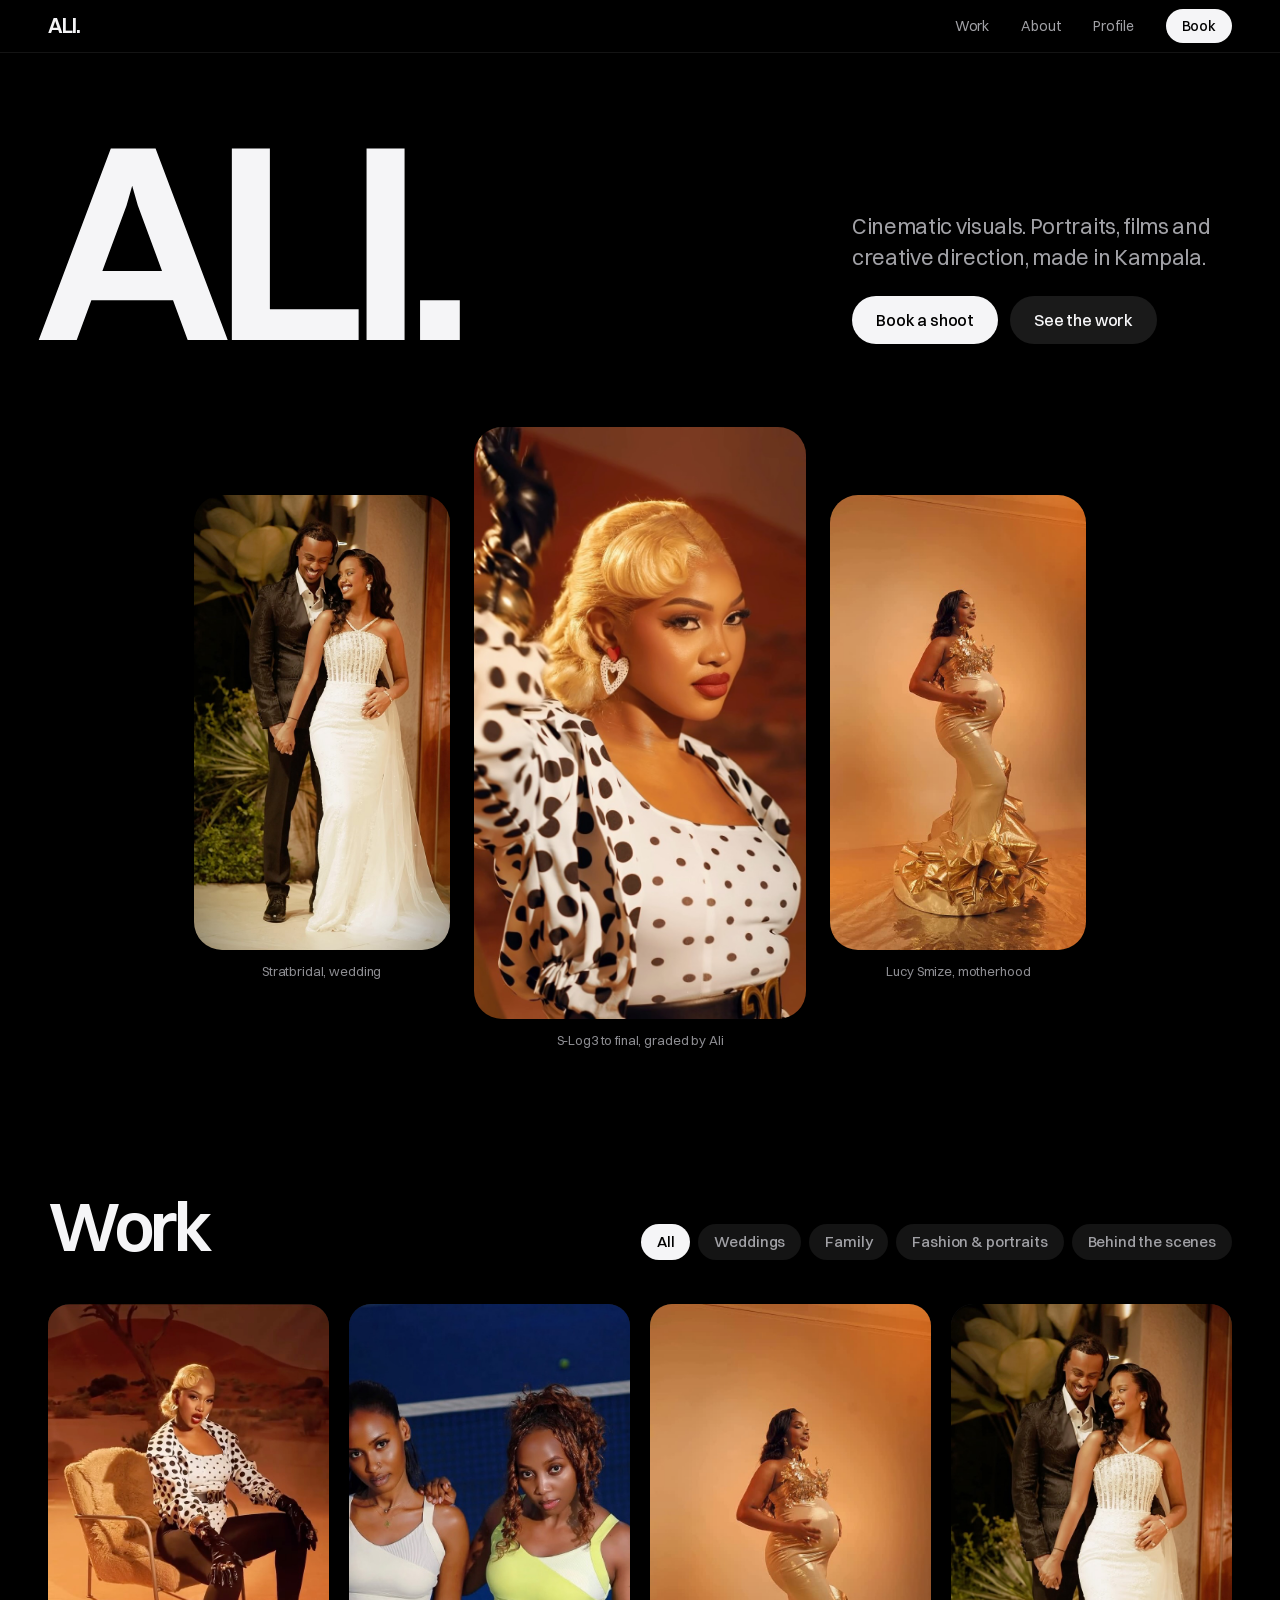
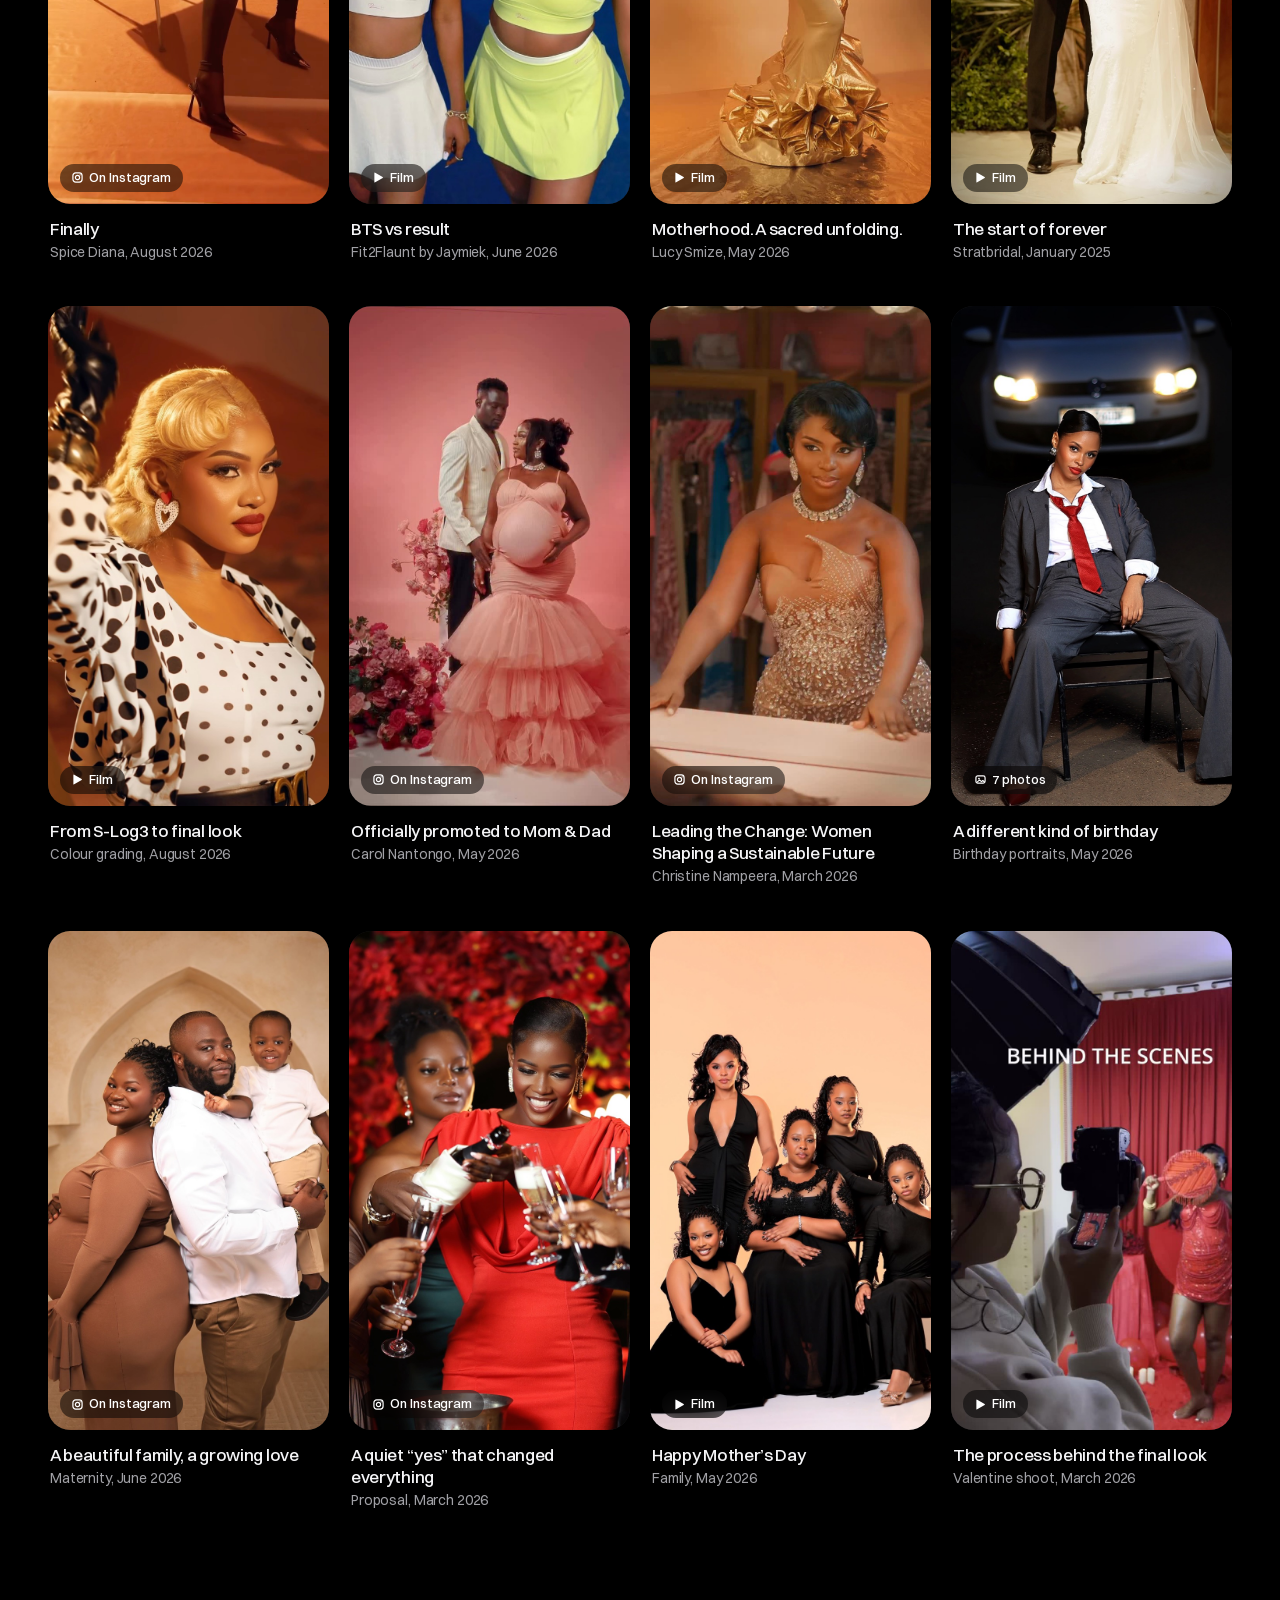
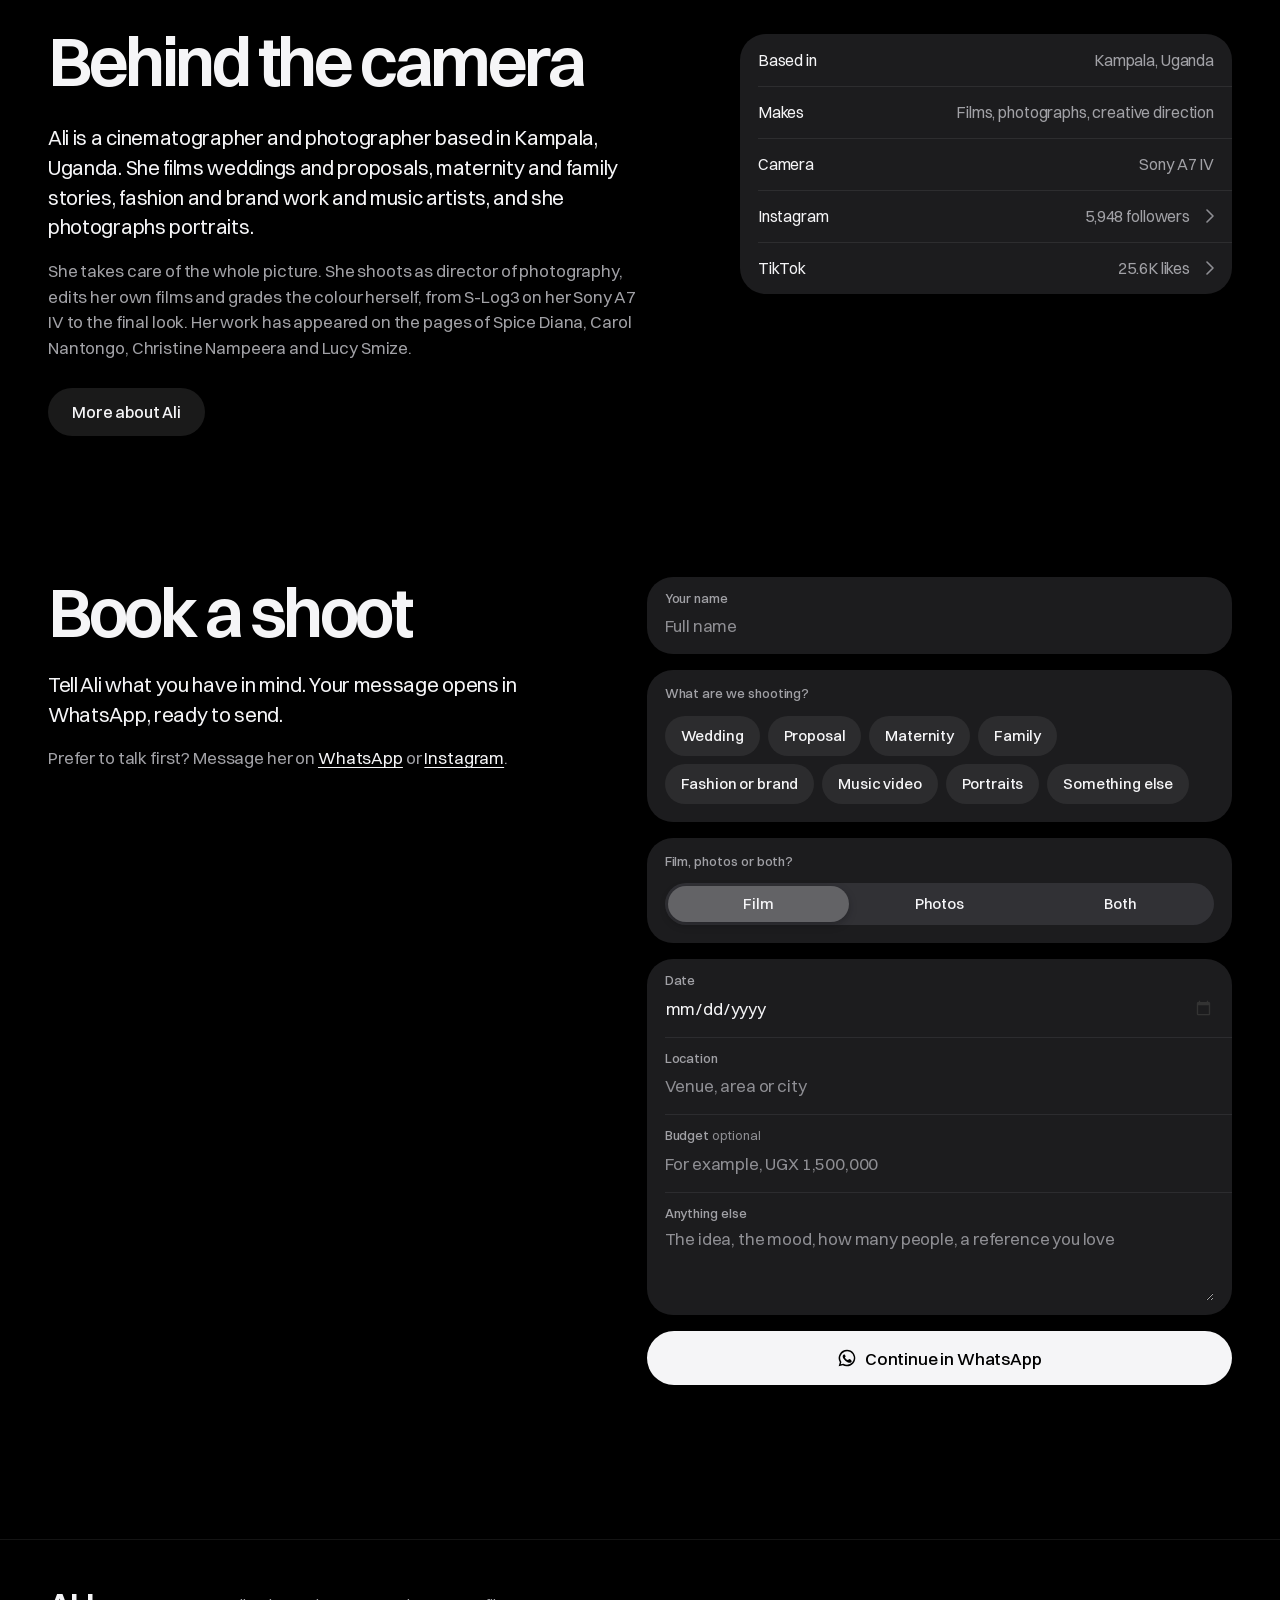
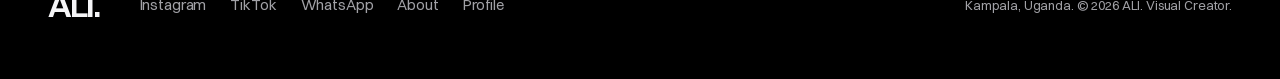
<file: index.html>
<!doctype html>
<html lang="en">
<head>
  <meta charset="utf-8">
  <meta name="viewport" content="width=device-width, initial-scale=1, viewport-fit=cover">
  <title>ALI. — Cinematographer in Kampala</title>
  <meta name="description" content="ALI. is a Kampala visual creator: films, portraits and creative direction for weddings, maternity, fashion and music. Book a shoot on WhatsApp.">
  <meta name="theme-color" content="#000000">
  <meta name="color-scheme" content="dark">
  <link rel="canonical" href="https://jaycolecolorist.github.io/ali-visuals/">
  <meta property="og:type" content="website">
  <meta property="og:site_name" content="ALI. Visual Creator">
  <meta property="og:title" content="ALI. — Cinematographer in Kampala">
  <meta property="og:description" content="Films, portraits and creative direction from Kampala. Book a shoot on WhatsApp.">
  <meta property="og:url" content="https://jaycolecolorist.github.io/ali-visuals/">
  <meta property="og:image" content="https://jaycolecolorist.github.io/ali-visuals/media/share.jpg">
  <meta property="og:image:width" content="1200">
  <meta property="og:image:height" content="630">
  <meta name="twitter:card" content="summary_large_image">
  <link rel="icon" href="favicon.svg" type="image/svg+xml">
  <link rel="preload" href="fonts/switzer-600.woff2" as="font" type="font/woff2" crossorigin>
  <link rel="preload" href="fonts/switzer-400.woff2" as="font" type="font/woff2" crossorigin>
  <link rel="stylesheet" href="css/site.css?v=2026-10-15n">
  <script type="application/ld+json">
  {
    "@context": "https://schema.org",
    "@type": "Person",
    "name": "ALI.",
    "jobTitle": "Cinematographer and visual creator",
    "address": { "@type": "PostalAddress", "addressLocality": "Kampala", "addressCountry": "UG" },
    "telephone": "+256759729167",
    "sameAs": ["https://www.instagram.com/ali_visualss/", "https://www.tiktok.com/@ali_visualss"]
  }
  </script>
</head>
<body>
  <a class="skip" href="#work">Skip to the work</a>

  <header class="bar">
    <nav class="bar__inner wrap" aria-label="Main">
      <a class="bar__mark" href="./" aria-label="ALI., home">ALI.</a>
      <div class="bar__links">
        <a href="#work">Work</a>
        <a href="about.html">About</a>
        <a href="profile.html">Profile</a>
        <a class="btn btn--primary btn--sm" href="#book">Book</a>
      </div>
    </nav>
  </header>

  <main>
    <section class="hero" aria-labelledby="hero-title">
      <div class="hero__copy wrap">
        <h1 class="wordmark" id="hero-title">ALI.</h1>
        <div class="hero__side">
          <p class="lede">Cinematic visuals. Portraits, films and creative direction, made in Kampala.</p>
          <div class="actions">
            <a class="btn btn--primary" href="#book">Book a shoot</a>
            <a class="btn btn--glass" href="#work">See the work</a>
          </div>
        </div>
      </div>

      <div class="reel" aria-label="Three of Ali's films, playing without sound">
        <figure class="reel__frame reel__frame--side">
          <video class="js-auto" muted loop playsinline preload="none" poster="media/posters/stratbridal-wedding.jpg" data-src="media/previews/stratbridal-wedding.mp4" aria-hidden="true"></video>
          <figcaption>Stratbridal, wedding</figcaption>
        </figure>
        <figure class="reel__frame reel__frame--main">
          <video class="js-auto" muted loop playsinline preload="none" poster="media/posters/colour-grading.jpg" data-src="media/previews/colour-grading.mp4" aria-hidden="true"></video>
          <figcaption>S-Log3 to final, graded by Ali</figcaption>
        </figure>
        <figure class="reel__frame reel__frame--side">
          <video class="js-auto" muted loop playsinline preload="none" poster="media/posters/lucy-smize-motherhood.jpg" data-src="media/previews/lucy-smize-motherhood.mp4" aria-hidden="true"></video>
          <figcaption>Lucy Smize, motherhood</figcaption>
        </figure>
      </div>
    </section>

    <section class="section" id="work" aria-labelledby="work-title">
      <div class="wrap">
        <div class="section__head">
          <h2 class="h2" id="work-title">Work</h2>
          <div class="filter" role="group" aria-label="Filter the work" id="filter"></div>
        </div>
        <div class="grid" id="grid"></div>
      </div>
    </section>

    <section class="section section--tight" id="about" aria-labelledby="about-title">
      <div class="wrap about">
        <figure class="about__portrait" id="portrait" hidden></figure>
        <div class="about__copy">
          <h2 class="h2" id="about-title">Behind the camera</h2>
          <p class="body-lg" data-summary="0">Ali is a cinematographer and photographer based in Kampala, Uganda. She films weddings and proposals, maternity and family stories, fashion and brand work and music artists, and she photographs portraits.</p>
          <p class="body" data-summary="1">She takes care of the whole picture. She shoots as director of photography, edits her own films and grades the colour herself, from S-Log3 on her Sony A7 IV to the final look. Her work has appeared on the pages of Spice Diana, Carol Nantongo, Christine Nampeera and Lucy Smize.</p>
          <a class="btn btn--glass" href="about.html">More about Ali</a>
        </div>
        <div class="group about__facts" aria-label="At a glance">
          <div class="row"><span class="row__label">Based in</span><span class="row__value">Kampala, Uganda</span></div>
          <div class="row"><span class="row__label">Makes</span><span class="row__value">Films, photographs, creative direction</span></div>
          <div class="row"><span class="row__label">Camera</span><span class="row__value">Sony A7 IV</span></div>
          <a class="row row--link" href="https://www.instagram.com/ali_visualss/" target="_blank" rel="noopener"><span class="row__label">Instagram</span><span class="row__value"><span data-fig="ig-followers">5,948</span> followers</span><svg class="chev" viewBox="0 0 8 14" aria-hidden="true"><path d="M1 1l6 6-6 6" fill="none" stroke="currentColor" stroke-width="1.6" stroke-linecap="round" stroke-linejoin="round"/></svg></a>
          <a class="row row--link" href="https://www.tiktok.com/@ali_visualss" target="_blank" rel="noopener"><span class="row__label">TikTok</span><span class="row__value"><span data-fig="tt-likes">25.6K</span> likes</span><svg class="chev" viewBox="0 0 8 14" aria-hidden="true"><path d="M1 1l6 6-6 6" fill="none" stroke="currentColor" stroke-width="1.6" stroke-linecap="round" stroke-linejoin="round"/></svg></a>
        </div>
      </div>
    </section>

    <section class="section" id="book" aria-labelledby="book-title">
      <div class="wrap book">
        <div class="book__intro">
          <h2 class="h2" id="book-title">Book a shoot</h2>
          <p class="body-lg">Tell Ali what you have in mind. Your message opens in WhatsApp, ready to send.</p>
          <p class="body muted">Prefer to talk first? Message her on <a class="link" id="wa-direct" href="https://wa.me/256759729167" target="_blank" rel="noopener">WhatsApp</a> or <a class="link" href="https://www.instagram.com/ali_visualss/" target="_blank" rel="noopener">Instagram</a>.</p>
        </div>

        <form class="book__form" id="book-form" novalidate>
          <div class="group">
            <label class="field">
              <span class="field__label">Your name</span>
              <input class="field__input" name="name" autocomplete="name" required placeholder="Full name">
              <span class="field__error" id="err-name" hidden>Add your name so Ali knows who is asking.</span>
            </label>
          </div>

          <fieldset class="group group--pad">
            <legend class="field__label">What are we shooting?</legend>
            <div class="chips" id="shoot-types"></div>
            <span class="field__error" id="err-type" hidden>Pick the type of shoot.</span>
          </fieldset>

          <fieldset class="group group--pad">
            <legend class="field__label">Film, photos or both?</legend>
            <div class="segmented" id="medium">
              <input type="radio" name="medium" id="m-film" value="Film" checked><label for="m-film">Film</label>
              <input type="radio" name="medium" id="m-photos" value="Photos"><label for="m-photos">Photos</label>
              <input type="radio" name="medium" id="m-both" value="Film and photos"><label for="m-both">Both</label>
              <span class="segmented__thumb" aria-hidden="true"></span>
            </div>
          </fieldset>

          <div class="group">
            <label class="field">
              <span class="field__label">Date</span>
              <input class="field__input" type="date" name="date">
            </label>
            <label class="field">
              <span class="field__label">Location</span>
              <input class="field__input" name="location" placeholder="Venue, area or city">
            </label>
            <label class="field">
              <span class="field__label">Budget <span class="optional">optional</span></span>
              <input class="field__input" name="budget" placeholder="For example, UGX 1,500,000">
            </label>
            <label class="field">
              <span class="field__label">Anything else</span>
              <textarea class="field__input" name="details" rows="3" placeholder="The idea, the mood, how many people, a reference you love"></textarea>
            </label>
          </div>

          <button class="btn btn--primary btn--block" type="submit">
            <svg class="btn__icon" viewBox="0 0 24 24" aria-hidden="true"><path fill="currentColor" d="M12 2a10 10 0 0 0-8.6 15.1L2 22l5-1.3A10 10 0 1 0 12 2Zm0 18.2a8.2 8.2 0 0 1-4.2-1.2l-.3-.2-3 .8.8-2.9-.2-.3A8.2 8.2 0 1 1 12 20.2Zm4.5-6.1c-.2-.1-1.5-.7-1.7-.8-.2-.1-.4-.1-.6.1l-.8 1c-.1.2-.3.2-.5.1a6.7 6.7 0 0 1-3.3-2.9c-.2-.4.2-.4.7-1.3.1-.2 0-.3 0-.4l-.8-1.8c-.2-.5-.4-.4-.6-.4h-.5a1 1 0 0 0-.7.3 3 3 0 0 0-.9 2.2 5.2 5.2 0 0 0 1.1 2.8 11.9 11.9 0 0 0 4.6 4c1.7.7 2.4.8 3.2.7.5-.1 1.5-.6 1.8-1.2.2-.6.2-1.1.1-1.2l-.5-.3Z"/></svg>
            Continue in WhatsApp
          </button>
          <div class="sent" id="sent" hidden role="status">
            <p><strong>WhatsApp is open with your message.</strong> Press send there and Ali will reply.</p>
            <p class="muted">Nothing opened? <a class="link" id="sent-link" href="#" target="_blank" rel="noopener">Open WhatsApp</a> or <button class="link" type="button" id="copy-msg">copy the message</button>.</p>
          </div>
        </form>
      </div>
    </section>
  </main>

  <footer class="foot">
    <div class="wrap foot__inner">
      <p class="foot__mark">ALI.</p>
      <ul class="foot__links">
        <li><a href="https://www.instagram.com/ali_visualss/" target="_blank" rel="noopener">Instagram</a></li>
        <li><a href="https://www.tiktok.com/@ali_visualss" target="_blank" rel="noopener">TikTok</a></li>
        <li><a href="https://wa.me/256759729167" target="_blank" rel="noopener">WhatsApp</a></li>
        <li><a href="about.html">About</a></li>
        <li><a href="profile.html">Profile</a></li>
      </ul>
      <p class="foot__small muted">Kampala, Uganda. © 2026 ALI. Visual Creator.</p>
    </div>
  </footer>

  <dialog class="sheet" id="viewer" aria-labelledby="viewer-title">
    <div class="sheet__panel">
      <button class="sheet__close" type="button" id="viewer-close" aria-label="Close">
        <svg viewBox="0 0 14 14" aria-hidden="true"><path d="M2 2l10 10M12 2 2 12" stroke="currentColor" stroke-width="1.8" stroke-linecap="round"/></svg>
      </button>
      <div class="sheet__media" id="viewer-media"></div>
      <div class="sheet__info">
        <p class="sheet__client" id="viewer-client"></p>
        <h2 class="sheet__title" id="viewer-title"></h2>
        <div class="sheet__facts" id="viewer-facts"></div>
        <p class="sheet__note muted" id="viewer-note"></p>
        <div class="sheet__actions">
          <a class="btn btn--primary" id="viewer-book" href="#book">Book a shoot like this</a>
          <a class="btn btn--glass" id="viewer-source" href="#" target="_blank" rel="noopener">Watch on Instagram</a>
        </div>
      </div>
    </div>
  </dialog>

  <script src="js/data.js?v=2026-10-15n"></script>
  <script src="js/site.js?v=2026-10-15n"></script>
</body>
</html>
</file>
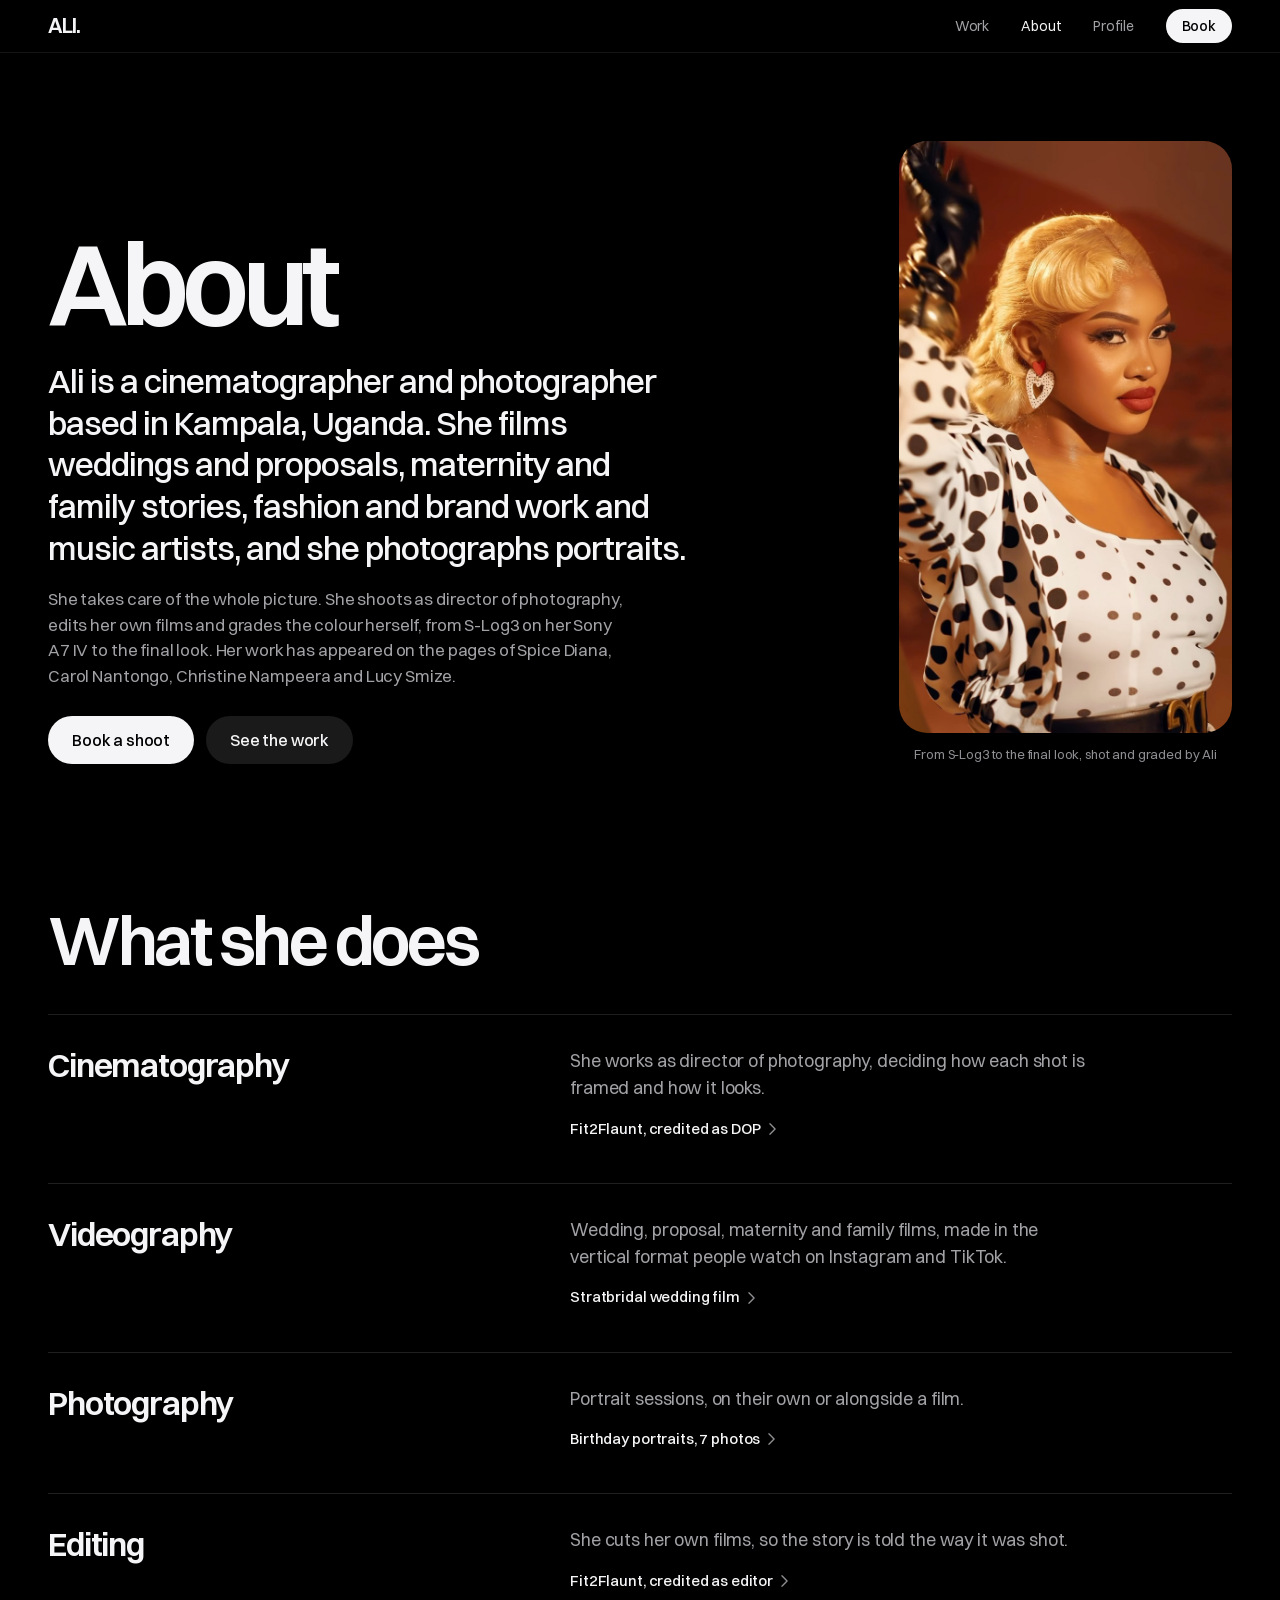
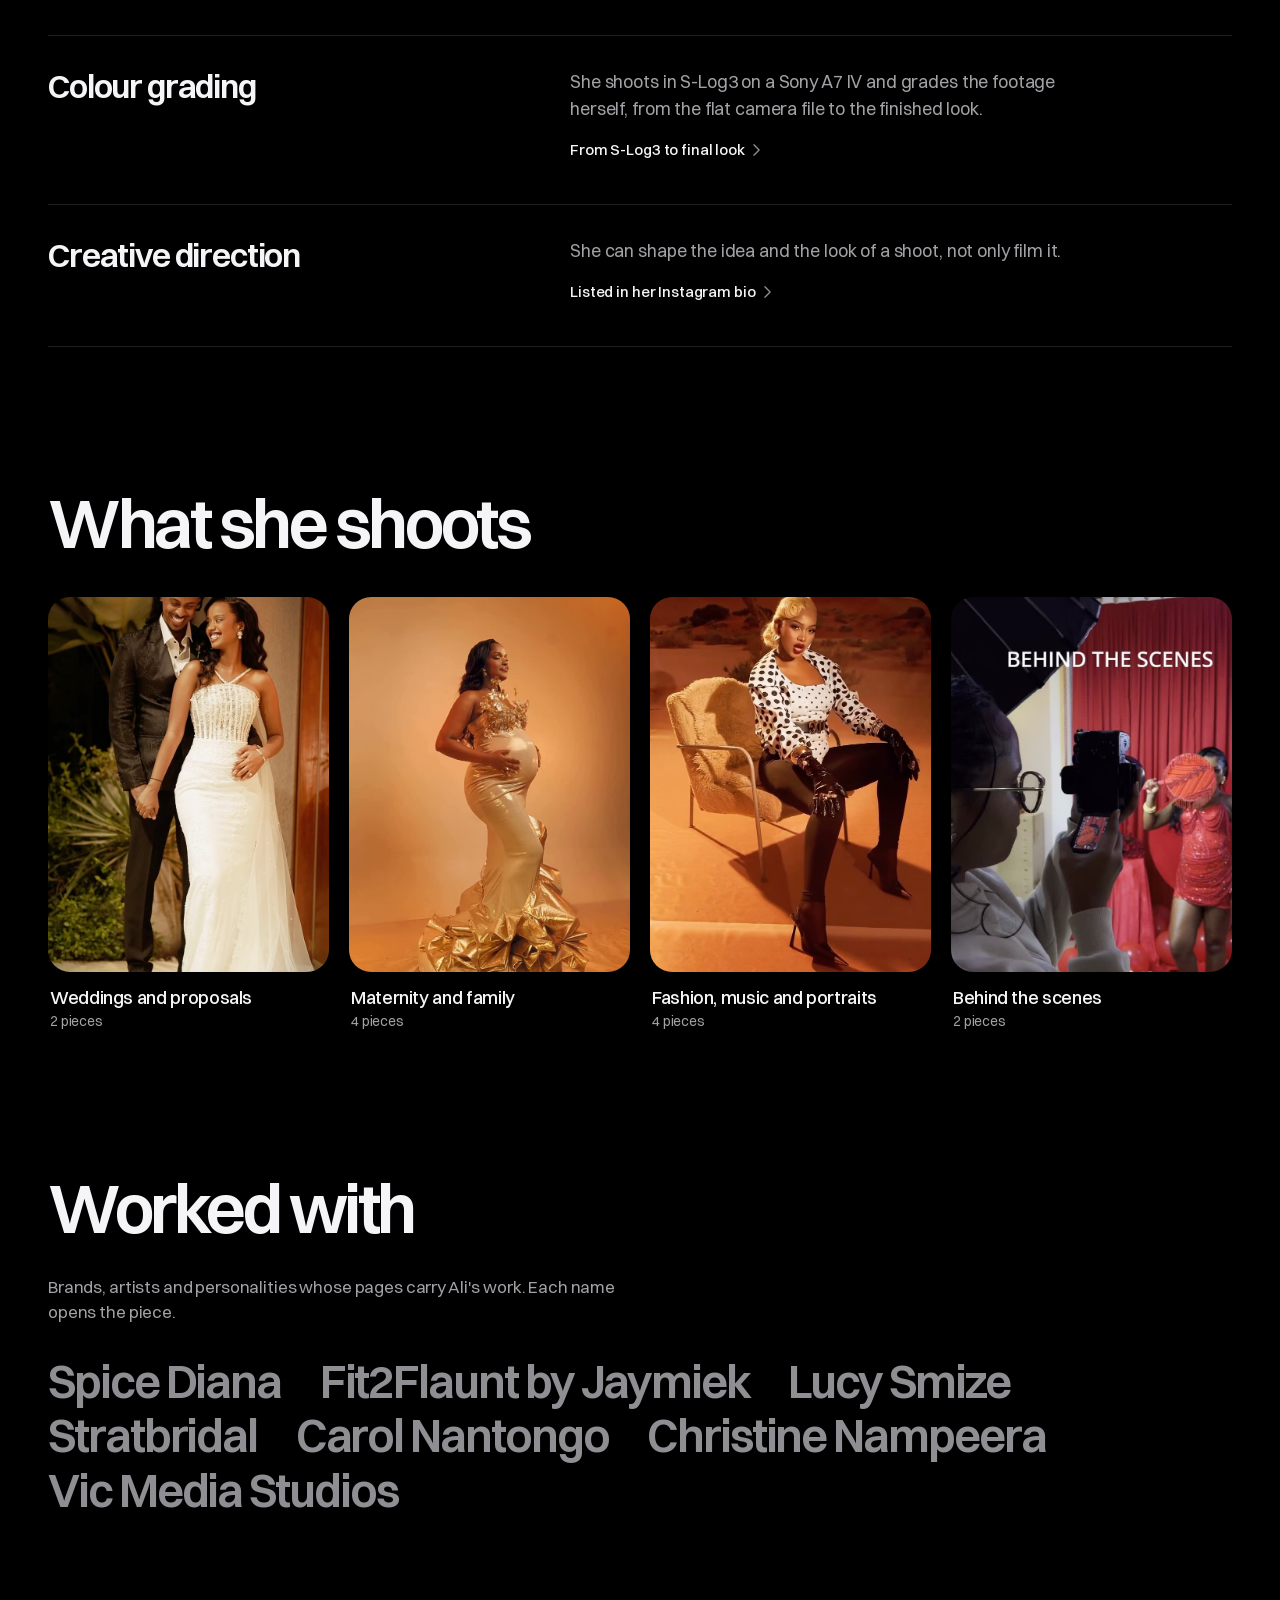
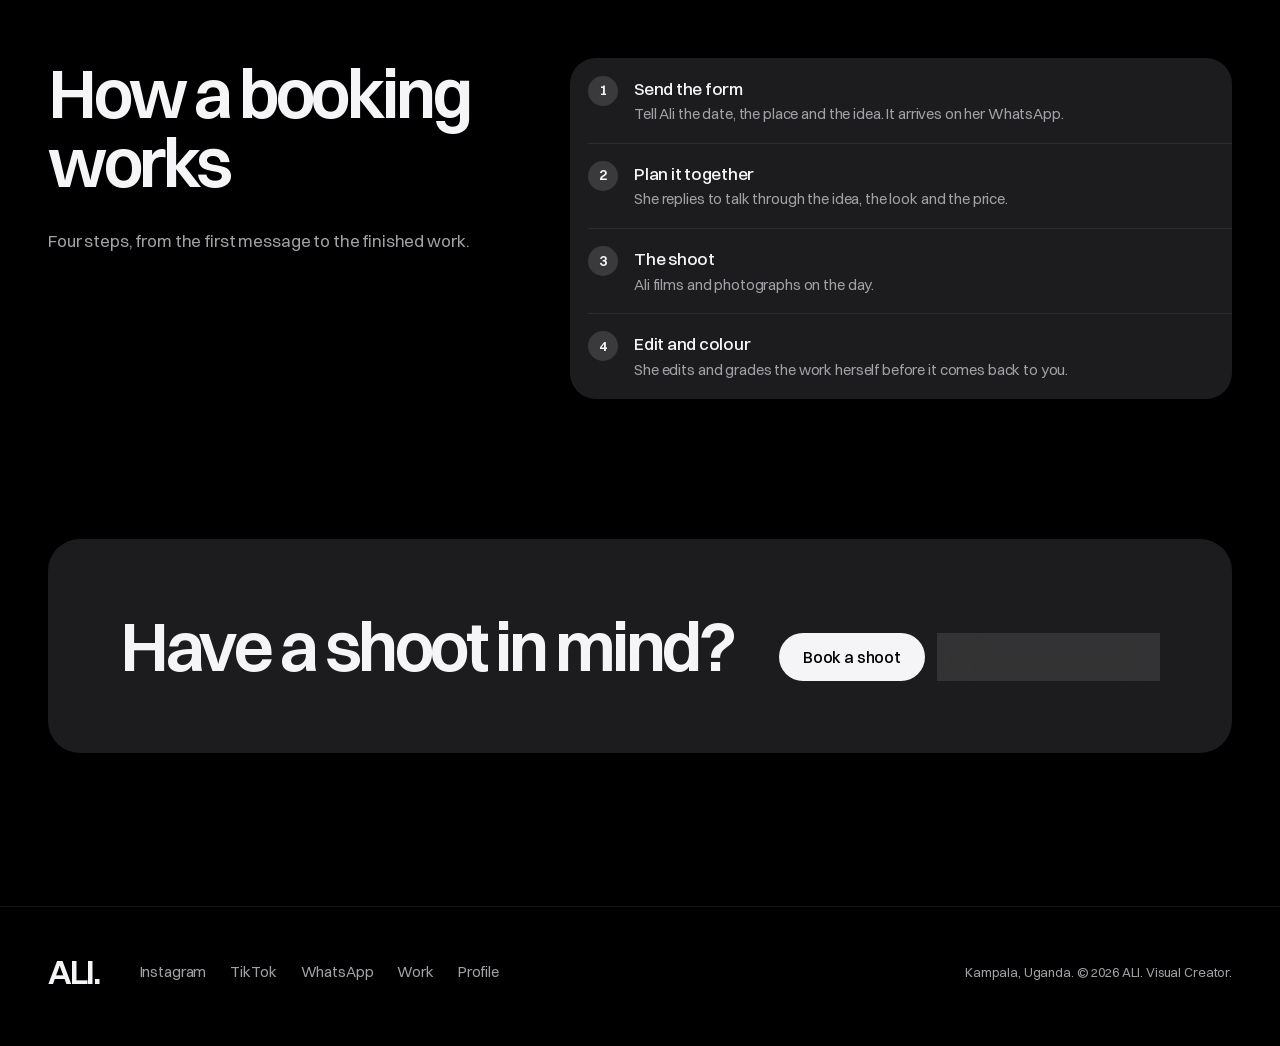
<file: about.html>
<!doctype html>
<html lang="en">
<head>
  <meta charset="utf-8">
  <meta name="viewport" content="width=device-width, initial-scale=1, viewport-fit=cover">
  <title>About — ALI., cinematographer and photographer in Kampala</title>
  <meta name="description" content="About ALI.: a Kampala cinematographer and photographer for weddings, maternity and family, fashion, brands and music artists. She shoots, edits and grades her own work.">
  <meta name="theme-color" content="#000000">
  <meta name="color-scheme" content="dark">
  <link rel="canonical" href="https://jaycolecolorist.github.io/ali-visuals/about.html">
  <meta property="og:type" content="website">
  <meta property="og:site_name" content="ALI. Visual Creator">
  <meta property="og:title" content="About ALI. — cinematographer and photographer in Kampala">
  <meta property="og:description" content="Cinematography, photography, editing and colour grading for weddings, family, fashion, brands and music artists.">
  <meta property="og:url" content="https://jaycolecolorist.github.io/ali-visuals/about.html">
  <meta property="og:image" content="https://jaycolecolorist.github.io/ali-visuals/media/share.jpg">
  <meta property="og:image:width" content="1200">
  <meta property="og:image:height" content="630">
  <meta name="twitter:card" content="summary_large_image">
  <link rel="icon" href="favicon.svg" type="image/svg+xml">
  <link rel="preload" href="fonts/switzer-600.woff2" as="font" type="font/woff2" crossorigin>
  <link rel="stylesheet" href="css/site.css?v=2026-10-15n">
</head>
<body>
  <a class="skip" href="#main">Skip to the page</a>

  <header class="bar">
    <nav class="bar__inner wrap" aria-label="Main">
      <a class="bar__mark" href="./" aria-label="ALI., home">ALI.</a>
      <div class="bar__links">
        <a href="./#work">Work</a>
        <a href="about.html" aria-current="page">About</a>
        <a href="profile.html">Profile</a>
        <a class="btn btn--primary btn--sm" href="./#book">Book</a>
      </div>
    </nav>
  </header>

  <main id="main">
    <section class="wrap ab-head" aria-labelledby="about-title">
      <div class="ab-head__copy">
        <h1 class="large-title" id="about-title">About</h1>
        <p class="ab-lede" data-summary="0">Ali is a cinematographer and photographer based in Kampala, Uganda. She films weddings and proposals, maternity and family stories, fashion and brand work and music artists, and she photographs portraits.</p>
        <p class="body" data-summary="1">She takes care of the whole picture. She shoots as director of photography, edits her own films and grades the colour herself, from S-Log3 on her Sony A7 IV to the final look. Her work has appeared on the pages of Spice Diana, Carol Nantongo, Christine Nampeera and Lucy Smize.</p>
        <div class="actions">
          <a class="btn btn--primary" href="./#book">Book a shoot</a>
          <a class="btn btn--glass" href="./#work">See the work</a>
        </div>
      </div>
      <figure class="ab-head__film">
        <video class="js-auto" muted loop playsinline preload="none" poster="media/posters/colour-grading.jpg" data-src="media/previews/colour-grading.mp4" aria-hidden="true"></video>
        <figcaption>From S-Log3 to the final look, shot and graded by Ali</figcaption>
      </figure>
    </section>

    <section class="section wrap" aria-labelledby="does-title">
      <h2 class="h2 ab-h2" id="does-title">What she does</h2>
      <div class="does">
        <article class="does__row">
          <h3>Cinematography</h3>
          <div>
            <p>She works as director of photography, deciding how each shot is framed and how it looks.</p>
            <a class="evidence" href="./#w-fit2flaunt">Fit2Flaunt, credited as DOP<svg class="chev" viewBox="0 0 8 14" aria-hidden="true"><path d="M1 1l6 6-6 6" fill="none" stroke="currentColor" stroke-width="1.6" stroke-linecap="round" stroke-linejoin="round"/></svg></a>
          </div>
        </article>
        <article class="does__row">
          <h3>Videography</h3>
          <div>
            <p>Wedding, proposal, maternity and family films, made in the vertical format people watch on Instagram and TikTok.</p>
            <a class="evidence" href="./#w-stratbridal-wedding">Stratbridal wedding film<svg class="chev" viewBox="0 0 8 14" aria-hidden="true"><path d="M1 1l6 6-6 6" fill="none" stroke="currentColor" stroke-width="1.6" stroke-linecap="round" stroke-linejoin="round"/></svg></a>
          </div>
        </article>
        <article class="does__row">
          <h3>Photography</h3>
          <div>
            <p>Portrait sessions, on their own or alongside a film.</p>
            <a class="evidence" href="./#w-birthday-portraits">Birthday portraits, 7 photos<svg class="chev" viewBox="0 0 8 14" aria-hidden="true"><path d="M1 1l6 6-6 6" fill="none" stroke="currentColor" stroke-width="1.6" stroke-linecap="round" stroke-linejoin="round"/></svg></a>
          </div>
        </article>
        <article class="does__row">
          <h3>Editing</h3>
          <div>
            <p>She cuts her own films, so the story is told the way it was shot.</p>
            <a class="evidence" href="./#w-fit2flaunt">Fit2Flaunt, credited as editor<svg class="chev" viewBox="0 0 8 14" aria-hidden="true"><path d="M1 1l6 6-6 6" fill="none" stroke="currentColor" stroke-width="1.6" stroke-linecap="round" stroke-linejoin="round"/></svg></a>
          </div>
        </article>
        <article class="does__row">
          <h3>Colour grading</h3>
          <div>
            <p>She shoots in S-Log3 on a Sony A7 IV and grades the footage herself, from the flat camera file to the finished look.</p>
            <a class="evidence" href="./#w-colour-grading">From S-Log3 to final look<svg class="chev" viewBox="0 0 8 14" aria-hidden="true"><path d="M1 1l6 6-6 6" fill="none" stroke="currentColor" stroke-width="1.6" stroke-linecap="round" stroke-linejoin="round"/></svg></a>
          </div>
        </article>
        <article class="does__row">
          <h3>Creative direction</h3>
          <div>
            <p>She can shape the idea and the look of a shoot, not only film it.</p>
            <a class="evidence" href="https://www.instagram.com/ali_visualss/" target="_blank" rel="noopener">Listed in her Instagram bio<svg class="chev" viewBox="0 0 8 14" aria-hidden="true"><path d="M1 1l6 6-6 6" fill="none" stroke="currentColor" stroke-width="1.6" stroke-linecap="round" stroke-linejoin="round"/></svg></a>
          </div>
        </article>
      </div>
    </section>

    <section class="section wrap" aria-labelledby="shoots-title">
      <h2 class="h2 ab-h2" id="shoots-title">What she shoots</h2>
      <div class="shoots" id="shoots"></div>
    </section>

    <section class="section wrap" aria-labelledby="with-title">
      <h2 class="h2 ab-h2" id="with-title">Worked with</h2>
      <p class="body ab-sub">Brands, artists and personalities whose pages carry Ali's work. Each name opens the piece.</p>
      <ul class="names" id="names"></ul>
    </section>

    <section class="section wrap ab-steps" aria-labelledby="steps-title">
      <div>
        <h2 class="h2 ab-h2" id="steps-title">How a booking works</h2>
        <p class="body ab-sub">Four steps, from the first message to the finished work.</p>
      </div>
      <ol class="group steps">
        <li class="row step"><span class="step__n" aria-hidden="true">1</span><span><strong>Send the form</strong><span class="step__text">Tell Ali the date, the place and the idea. It arrives on her WhatsApp.</span></span></li>
        <li class="row step"><span class="step__n" aria-hidden="true">2</span><span><strong>Plan it together</strong><span class="step__text">She replies to talk through the idea, the look and the price.</span></span></li>
        <li class="row step"><span class="step__n" aria-hidden="true">3</span><span><strong>The shoot</strong><span class="step__text">Ali films and photographs on the day.</span></span></li>
        <li class="row step"><span class="step__n" aria-hidden="true">4</span><span><strong>Edit and colour</strong><span class="step__text">She edits and grades the work herself before it comes back to you.</span></span></li>
      </ol>
    </section>

    <section class="section wrap" aria-labelledby="cta-title">
      <div class="cta">
        <h2 class="h2" id="cta-title">Have a shoot in mind?</h2>
        <div class="actions">
          <a class="btn btn--primary" href="./#book">Book a shoot</a>
          <a class="btn btn--glass" href="https://wa.me/256759729167" target="_blank" rel="noopener">Message on WhatsApp</a>
        </div>
      </div>
    </section>
  </main>

  <footer class="foot">
    <div class="wrap foot__inner">
      <p class="foot__mark">ALI.</p>
      <ul class="foot__links">
        <li><a href="https://www.instagram.com/ali_visualss/" target="_blank" rel="noopener">Instagram</a></li>
        <li><a href="https://www.tiktok.com/@ali_visualss" target="_blank" rel="noopener">TikTok</a></li>
        <li><a href="https://wa.me/256759729167" target="_blank" rel="noopener">WhatsApp</a></li>
        <li><a href="./#work">Work</a></li>
        <li><a href="profile.html">Profile</a></li>
      </ul>
      <p class="foot__small muted">Kampala, Uganda. © 2026 ALI. Visual Creator.</p>
    </div>
  </footer>

  <script src="js/data.js?v=2026-10-15n"></script>
  <script src="js/site.js?v=2026-10-15n"></script>
</body>
</html>
</file>
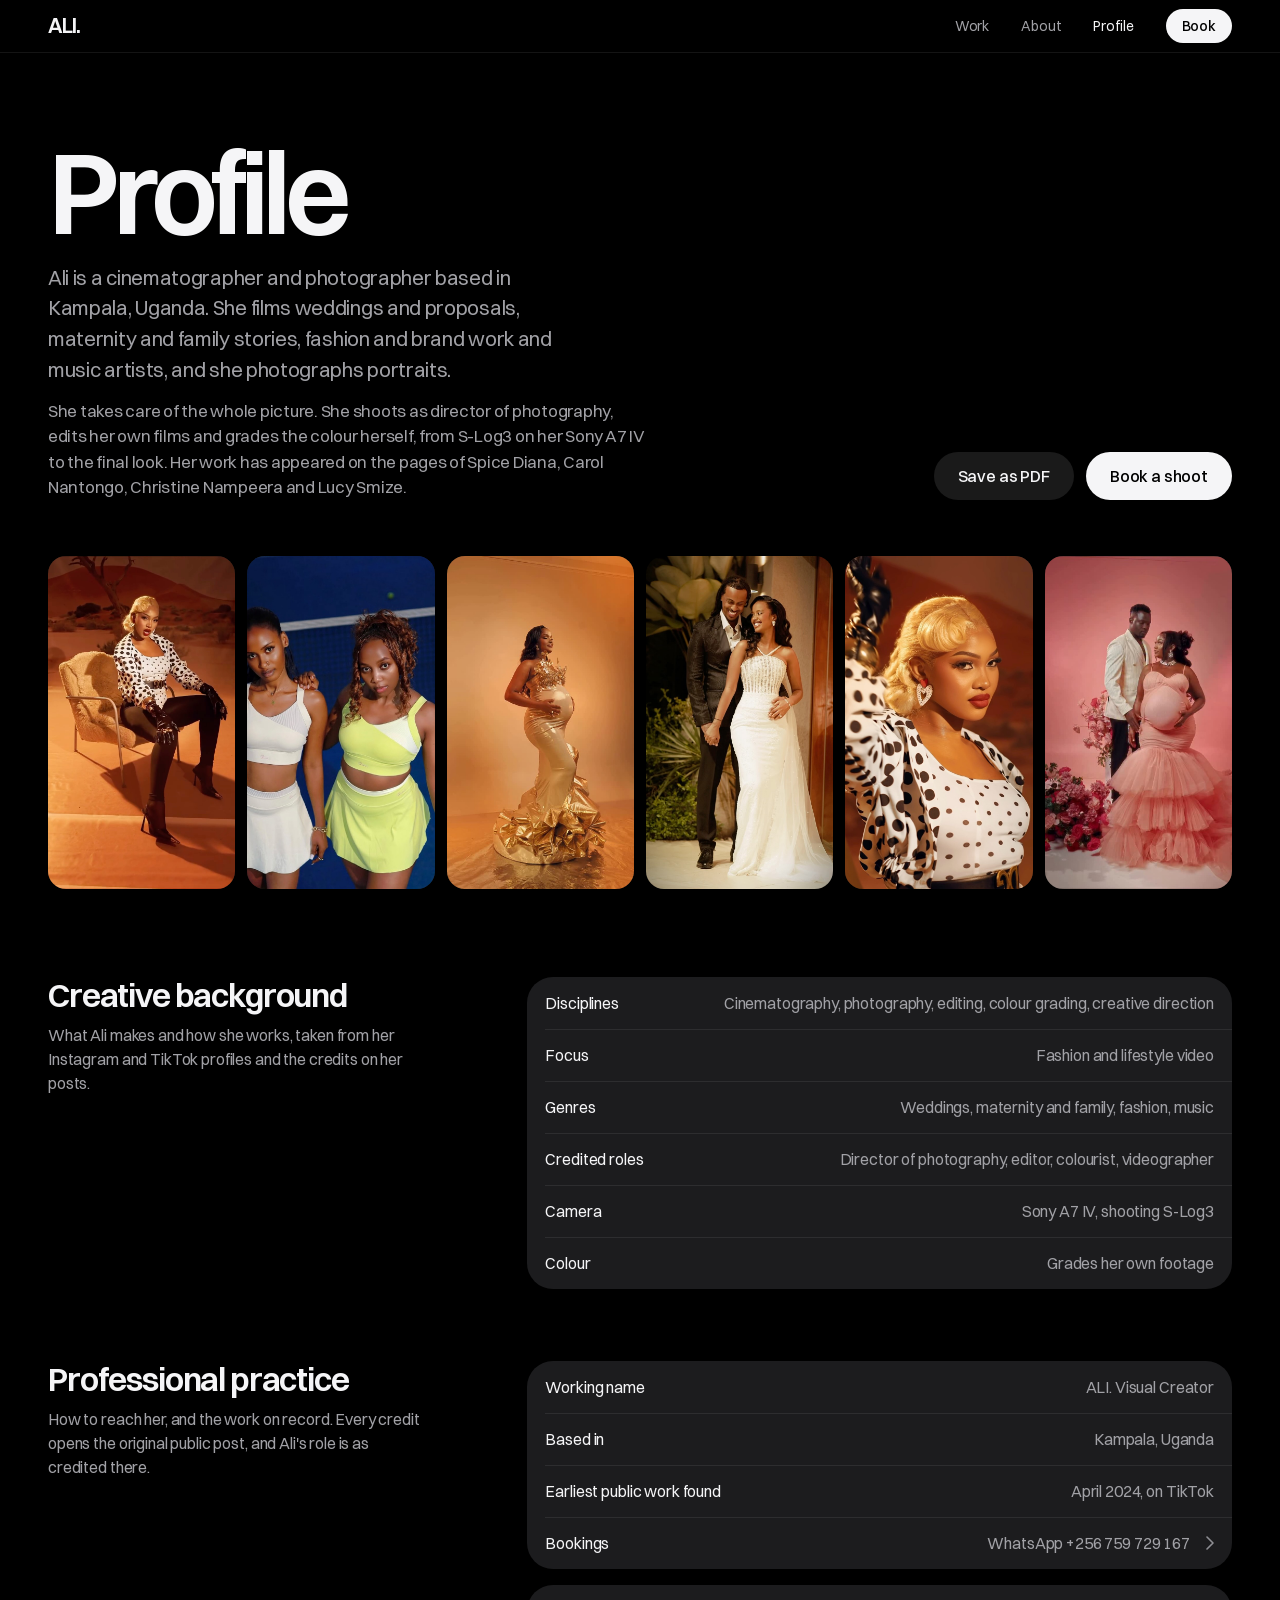
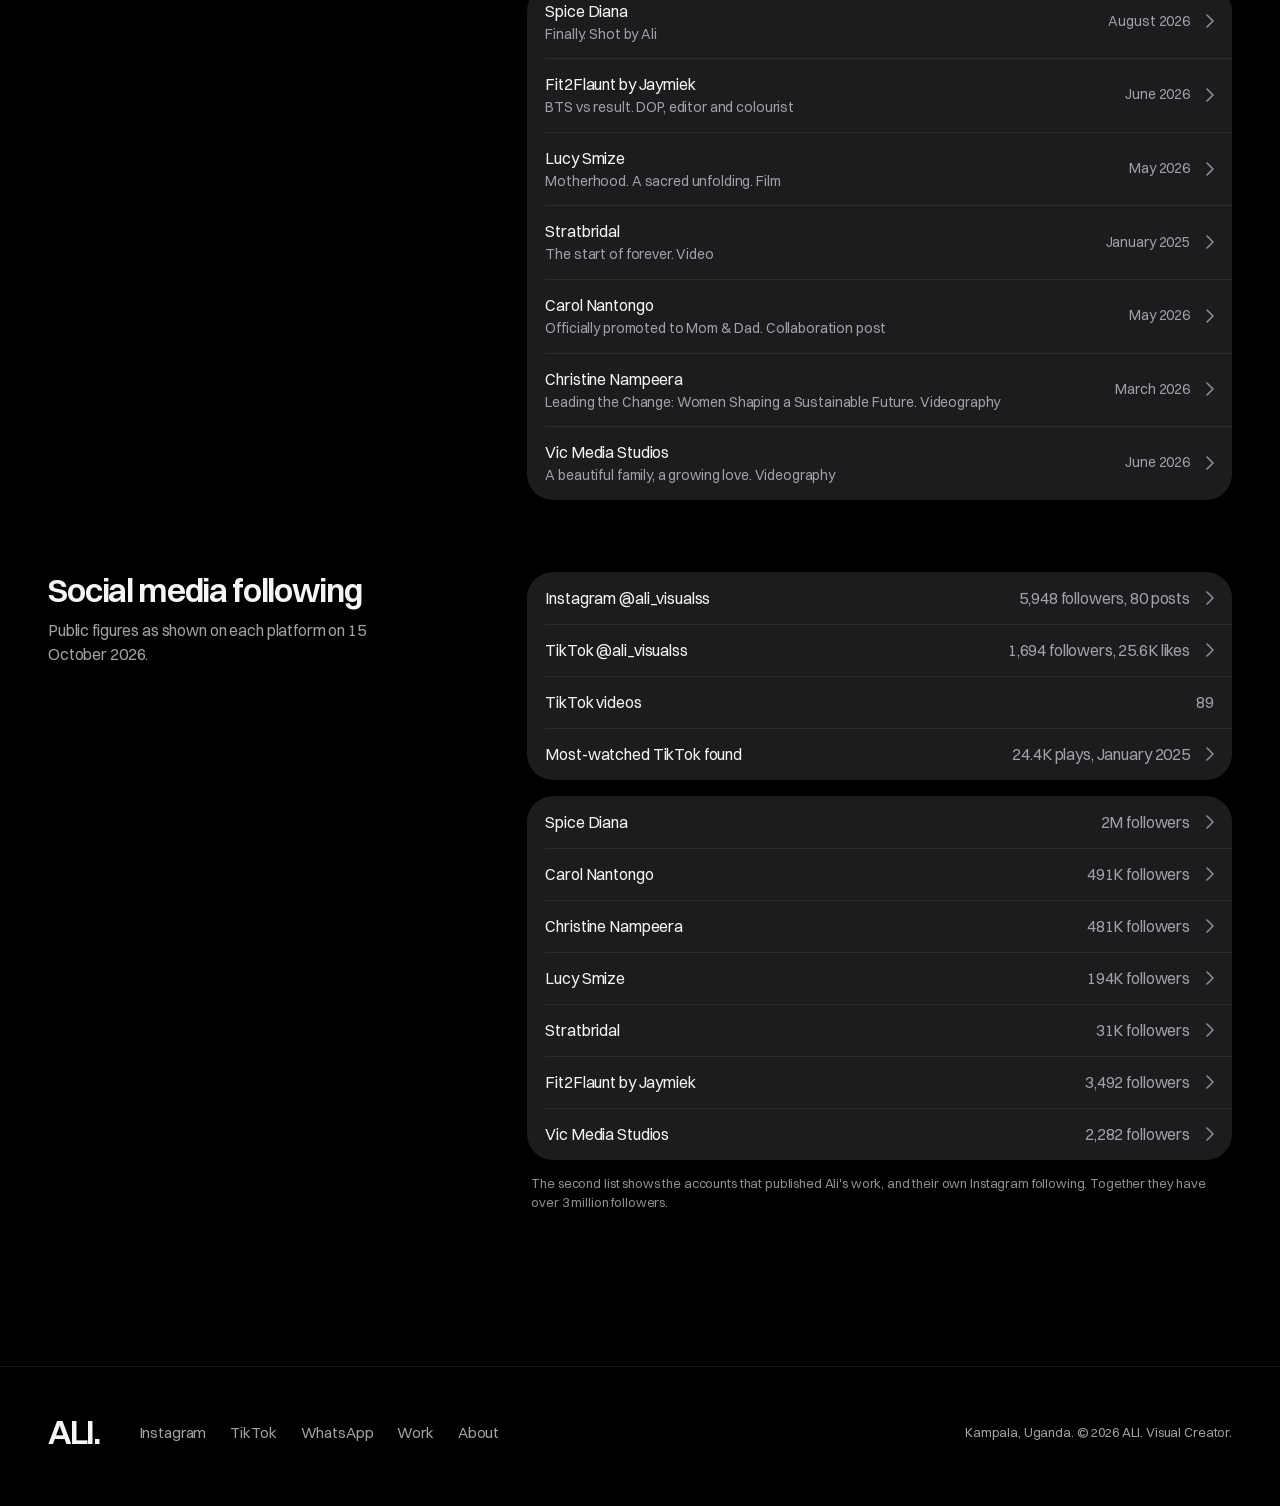
<file: profile.html>
<!doctype html>
<html lang="en">
<head>
  <meta charset="utf-8">
  <meta name="viewport" content="width=device-width, initial-scale=1, viewport-fit=cover">
  <title>Profile — ALI., cinematographer in Kampala</title>
  <meta name="description" content="Profile of ALI., Kampala visual creator: creative background, professional practice, selected credits and social media following.">
  <meta name="theme-color" content="#000000">
  <meta name="color-scheme" content="dark">
  <link rel="canonical" href="https://jaycolecolorist.github.io/ali-visuals/profile.html">
  <meta property="og:type" content="website">
  <meta property="og:site_name" content="ALI. Visual Creator">
  <meta property="og:title" content="Profile — ALI., cinematographer in Kampala">
  <meta property="og:description" content="Creative background, professional practice, credits and social media following.">
  <meta property="og:url" content="https://jaycolecolorist.github.io/ali-visuals/profile.html">
  <meta property="og:image" content="https://jaycolecolorist.github.io/ali-visuals/media/share.jpg">
  <meta property="og:image:width" content="1200">
  <meta property="og:image:height" content="630">
  <meta name="twitter:card" content="summary_large_image">
  <link rel="icon" href="favicon.svg" type="image/svg+xml">
  <link rel="preload" href="fonts/switzer-600.woff2" as="font" type="font/woff2" crossorigin>
  <link rel="stylesheet" href="css/site.css?v=2026-10-15n">
</head>
<body>
  <a class="skip" href="#main">Skip to the profile</a>

  <header class="bar">
    <nav class="bar__inner wrap" aria-label="Main">
      <a class="bar__mark" href="./" aria-label="ALI., home">ALI.</a>
      <div class="bar__links">
        <a href="./#work">Work</a>
        <a href="about.html">About</a>
        <a href="profile.html" aria-current="page">Profile</a>
        <a class="btn btn--primary btn--sm" href="./#book">Book</a>
      </div>
    </nav>
  </header>

  <main id="main" class="wrap">
    <div class="profile-head">
      <div>
        <h1 class="large-title">Profile</h1>
        <p data-summary="0">Ali is a cinematographer and photographer based in Kampala, Uganda. She films weddings and proposals, maternity and family stories, fashion and brand work and music artists, and she photographs portraits.</p>
        <p class="profile-head__more" data-summary="1">She takes care of the whole picture. She shoots as director of photography, edits her own films and grades the colour herself, from S-Log3 on her Sony A7 IV to the final look. Her work has appeared on the pages of Spice Diana, Carol Nantongo, Christine Nampeera and Lucy Smize.</p>
      </div>
      <div class="actions no-print">
        <button class="btn btn--glass" type="button" id="print">Save as PDF</button>
        <a class="btn btn--primary" href="./#book">Book a shoot</a>
      </div>
    </div>

    <div class="strip" id="strip" aria-label="Selected work"></div>

    <div class="sheet-list">
      <section class="block" aria-labelledby="bg-title">
        <div class="block__head">
          <h2 id="bg-title">Creative background</h2>
          <p>What Ali makes and how she works, taken from her Instagram and TikTok profiles and the credits on her posts.</p>
        </div>
        <div>
          <div class="group">
            <div class="row"><span class="row__label">Disciplines</span><span class="row__value">Cinematography, photography, editing, colour grading, creative direction</span></div>
            <div class="row"><span class="row__label">Focus</span><span class="row__value">Fashion and lifestyle video</span></div>
            <div class="row"><span class="row__label">Genres</span><span class="row__value">Weddings, maternity and family, fashion, music</span></div>
            <div class="row"><span class="row__label">Credited roles</span><span class="row__value">Director of photography, editor, colourist, videographer</span></div>
            <div class="row"><span class="row__label">Camera</span><span class="row__value">Sony A7 IV, shooting S-Log3</span></div>
            <div class="row"><span class="row__label">Colour</span><span class="row__value">Grades her own footage</span></div>
          </div>
        </div>
      </section>

      <section class="block" aria-labelledby="practice-title">
        <div class="block__head">
          <h2 id="practice-title">Professional practice</h2>
          <p>How to reach her, and the work on record. Every credit opens the original public post, and Ali's role is as credited there.</p>
        </div>
        <div>
          <div class="group">
            <div class="row"><span class="row__label">Working name</span><span class="row__value">ALI. Visual Creator</span></div>
            <div class="row"><span class="row__label">Based in</span><span class="row__value">Kampala, Uganda</span></div>
            <div class="row"><span class="row__label">Earliest public work found</span><span class="row__value">April 2024, on TikTok</span></div>
            <a class="row row--link print-url" href="https://wa.me/256759729167" target="_blank" rel="noopener"><span class="row__label">Bookings</span><span class="row__value">WhatsApp +256 759 729 167</span><svg class="chev" viewBox="0 0 8 14" aria-hidden="true"><path d="M1 1l6 6-6 6" fill="none" stroke="currentColor" stroke-width="1.6" stroke-linecap="round" stroke-linejoin="round"/></svg></a>
          </div>
          <div class="group" id="credits" aria-label="Selected credits"></div>
        </div>
      </section>

      <section class="block" aria-labelledby="follow-title">
        <div class="block__head">
          <h2 id="follow-title">Social media following</h2>
          <p>Public figures as shown on each platform on <span data-fig="checked">15 October 2026</span>.</p>
        </div>
        <div>
          <div class="group">
            <a class="row row--link print-url" href="https://www.instagram.com/ali_visualss/" target="_blank" rel="noopener"><span class="row__label">Instagram @ali_visualss</span><span class="row__value"><span data-fig="ig-followers">5,948</span> followers, <span data-fig="ig-posts">80</span> posts</span><svg class="chev" viewBox="0 0 8 14" aria-hidden="true"><path d="M1 1l6 6-6 6" fill="none" stroke="currentColor" stroke-width="1.6" stroke-linecap="round" stroke-linejoin="round"/></svg></a>
            <a class="row row--link print-url" href="https://www.tiktok.com/@ali_visualss" target="_blank" rel="noopener"><span class="row__label">TikTok @ali_visualss</span><span class="row__value"><span data-fig="tt-followers">1,694</span> followers, <span data-fig="tt-likes">25.6K</span> likes</span><svg class="chev" viewBox="0 0 8 14" aria-hidden="true"><path d="M1 1l6 6-6 6" fill="none" stroke="currentColor" stroke-width="1.6" stroke-linecap="round" stroke-linejoin="round"/></svg></a>
            <div class="row"><span class="row__label">TikTok videos</span><span class="row__value" data-fig="tt-videos">89</span></div>
            <a class="row row--link print-url" href="https://www.tiktok.com/@ali_visualss/video/7456409471674354950" target="_blank" rel="noopener"><span class="row__label">Most-watched TikTok found</span><span class="row__value"><span data-fig="tt-top">24.4K</span> plays, January 2025</span><svg class="chev" viewBox="0 0 8 14" aria-hidden="true"><path d="M1 1l6 6-6 6" fill="none" stroke="currentColor" stroke-width="1.6" stroke-linecap="round" stroke-linejoin="round"/></svg></a>
          </div>
          <div class="group" id="reach" aria-label="Accounts that published her work"></div>
          <p class="note">The second list shows the accounts that published Ali's work, and their own Instagram following. Together they have over 3 million followers.</p>
        </div>
      </section>
    </div>
  </main>

  <footer class="foot">
    <div class="wrap foot__inner">
      <p class="foot__mark">ALI.</p>
      <ul class="foot__links">
        <li><a href="https://www.instagram.com/ali_visualss/" target="_blank" rel="noopener">Instagram</a></li>
        <li><a href="https://www.tiktok.com/@ali_visualss" target="_blank" rel="noopener">TikTok</a></li>
        <li><a href="https://wa.me/256759729167" target="_blank" rel="noopener">WhatsApp</a></li>
        <li><a href="./#work">Work</a></li>
        <li><a href="about.html">About</a></li>
      </ul>
      <p class="foot__small muted">Kampala, Uganda. © 2026 ALI. Visual Creator.</p>
    </div>
  </footer>

  <script src="js/data.js?v=2026-10-15n"></script>
  <script src="js/site.js?v=2026-10-15n"></script>
</body>
</html>
</file>
<file: css/site.css>
/* ALI. — black and grey, iOS-style. One family: Switzer. */

@font-face { font-family: "Switzer"; src: url("../fonts/switzer-300.woff2") format("woff2"); font-weight: 300; font-display: swap; }
@font-face { font-family: "Switzer"; src: url("../fonts/switzer-400.woff2") format("woff2"); font-weight: 400; font-display: swap; }
@font-face { font-family: "Switzer"; src: url("../fonts/switzer-500.woff2") format("woff2"); font-weight: 500; font-display: swap; }
@font-face { font-family: "Switzer"; src: url("../fonts/switzer-600.woff2") format("woff2"); font-weight: 600; font-display: swap; }
@font-face { font-family: "Switzer"; src: url("../fonts/switzer-700.woff2") format("woff2"); font-weight: 700; font-display: swap; }

:root {
  /* Apple's dark greys, pure black page. The only colour on the site is Ali's work. */
  --bg: #000000;
  --elev-1: #1c1c1e;
  --elev-2: #2c2c2e;
  --elev-3: #3a3a3c;
  --fill: rgba(118, 118, 128, 0.24);
  --sep: rgba(84, 84, 88, 0.6);
  --label: #f5f5f7;
  --label-2: #a1a1a6;
  --label-3: #8e8e93;
  --error: #ff9f9a;

  --r-tile: 22px;
  --r-card: 26px;
  --r-frame: 28px;
  --ease-ios: cubic-bezier(0.32, 0.72, 0, 1);
  --ease-out: cubic-bezier(0.23, 1, 0.32, 1);

  --gutter: clamp(16px, 4vw, 48px);
  --wrap: 1280px;
  --bar-h: 52px;
}

*, *::before, *::after { box-sizing: border-box; }
html { -webkit-text-size-adjust: 100%; scroll-behavior: smooth; scroll-padding-top: calc(var(--bar-h) + 16px); }
body {
  margin: 0;
  background: var(--bg);
  color: var(--label);
  font: 400 17px/1.5 "Switzer", -apple-system, BlinkMacSystemFont, "Helvetica Neue", Arial, sans-serif;
  letter-spacing: -0.008em;
  -webkit-font-smoothing: antialiased;
  -moz-osx-font-smoothing: grayscale;
  text-rendering: optimizeLegibility;
  overflow-x: clip;
}
img, video { display: block; max-width: 100%; }
a { color: inherit; }
button { font: inherit; color: inherit; }
:focus-visible { outline: 2px solid var(--label); outline-offset: 3px; border-radius: 6px; }

.wrap { width: min(100% - 2 * var(--gutter), var(--wrap)); margin-inline: auto; }
.muted { color: var(--label-2); }

.skip {
  position: absolute; left: 16px; top: -60px; z-index: 100;
  background: var(--label); color: #000; padding: 10px 16px; border-radius: 999px; text-decoration: none; font-weight: 500;
}
.skip:focus { top: 12px; }

/* ---------- Buttons ---------- */
.btn {
  display: inline-flex; align-items: center; justify-content: center; gap: 8px;
  height: 48px; padding: 0 24px; border: 0; border-radius: 999px;
  font: 500 16px/1 "Switzer", sans-serif; letter-spacing: -0.01em;
  text-decoration: none; cursor: pointer; white-space: nowrap;
  transition: background-color 200ms ease, transform 160ms var(--ease-out);
  -webkit-tap-highlight-color: transparent;
}
.btn:active { transform: scale(0.97); }
.btn--primary { background: var(--label); color: #000; }
.btn--primary:hover { background: #ffffff; }
.btn--glass { background: rgba(255, 255, 255, 0.1); color: var(--label); -webkit-backdrop-filter: blur(20px); backdrop-filter: blur(20px); }
.btn--glass:hover { background: rgba(255, 255, 255, 0.16); }
.btn--sm { height: 34px; padding: 0 16px; font-size: 14px; }
.btn--block { width: 100%; height: 54px; font-size: 17px; }
.btn__icon { width: 20px; height: 20px; }

.link {
  color: var(--label); text-decoration: underline; text-decoration-thickness: 1px; text-underline-offset: 3px;
  background: none; border: 0; padding: 0; cursor: pointer; font: inherit;
}
.link:hover { text-decoration-thickness: 2px; }

/* ---------- Glass bar ---------- */
.bar {
  position: sticky; top: 0; z-index: 50;
  background: rgba(0, 0, 0, 0.66);
  -webkit-backdrop-filter: saturate(180%) blur(20px);
  backdrop-filter: saturate(180%) blur(20px);
  border-bottom: 1px solid rgba(255, 255, 255, 0.08);
}
.bar__inner { height: var(--bar-h); display: flex; align-items: center; justify-content: space-between; gap: 16px; }
.bar__mark { display: inline-flex; align-items: center; min-height: 44px; font-weight: 600; font-size: 21px; letter-spacing: -0.045em; text-decoration: none; }
.bar__links { display: flex; align-items: center; gap: clamp(18px, 3vw, 32px); }
.bar__links a:not(.btn) { display: inline-flex; align-items: center; min-height: 44px; font-size: 14px; color: var(--label-2); text-decoration: none; transition: color 160ms ease; }
.bar__links a:not(.btn):hover, .bar__links a[aria-current="page"] { color: var(--label); }

/* ---------- Hero ---------- */
.hero { padding-top: clamp(28px, 6vw, 72px); overflow-x: clip; }
.hero__copy { display: grid; grid-template-columns: minmax(0, 1fr) auto; align-items: end; gap: 24px 48px; }
.wordmark {
  margin: 0 0 0 -0.045em;
  font-weight: 600;
  font-size: clamp(104px, 22vw, 320px);
  line-height: 0.8;
  letter-spacing: -0.065em;
}
.hero__side { max-width: 380px; padding-bottom: 6px; }
.lede { margin: 0 0 24px; font-size: clamp(19px, 1.7vw, 22px); line-height: 1.4; color: var(--label-2); letter-spacing: -0.015em; }
.actions { display: flex; flex-wrap: wrap; gap: 12px; }

.reel {
  display: flex; justify-content: center; align-items: center;
  gap: clamp(12px, 2vw, 24px);
  margin-top: clamp(40px, 6vw, 80px);
  overflow: hidden;
}
.reel__frame { margin: 0; flex: none; }
.reel__frame--main { width: clamp(230px, 26vw, 360px); }
.reel__frame--side { width: clamp(176px, 20vw, 280px); }
.reel video {
  width: 100%; aspect-ratio: 9 / 16; object-fit: cover;
  border-radius: var(--r-frame); background: var(--elev-1);
}
.reel figcaption { margin-top: 12px; font-size: 13px; color: var(--label-3); text-align: center; }

/* ---------- Sections ---------- */
.section { padding-block: clamp(80px, 11vw, 150px) 0; }
.section--tight { padding-top: clamp(72px, 9vw, 120px); }
.section__head { display: flex; align-items: flex-end; justify-content: space-between; gap: 20px 32px; flex-wrap: wrap; margin-bottom: clamp(28px, 4vw, 44px); }
.h2 { margin: 0; font-weight: 600; font-size: clamp(40px, 5.4vw, 72px); line-height: 1; letter-spacing: -0.05em; }
.body-lg { margin: 0 0 16px; font-size: clamp(19px, 1.6vw, 21px); line-height: 1.45; letter-spacing: -0.015em; }
.body { margin: 0 0 28px; color: var(--label-2); max-width: 60ch; }

/* ---------- Filter pills ---------- */
.filter { display: flex; gap: 8px; overflow-x: auto; scrollbar-width: none; }
.filter::-webkit-scrollbar { display: none; }
.filter button {
  flex: none; height: 36px; padding: 0 16px; border: 0; border-radius: 999px;
  background: rgba(255, 255, 255, 0.08); color: var(--label-2);
  font-weight: 500; font-size: 15px; letter-spacing: -0.01em; cursor: pointer;
  transition: background-color 200ms ease, color 200ms ease, transform 160ms var(--ease-out);
}
.filter button:hover { color: var(--label); background: rgba(255, 255, 255, 0.12); }
.filter button:active { transform: scale(0.96); }
.filter button[aria-pressed="true"] { background: var(--label); color: #000; }

/* ---------- Work grid ---------- */
.grid { display: grid; grid-template-columns: repeat(4, minmax(0, 1fr)); gap: 44px 20px; }
.tile[hidden] { display: none; }
.tile__media {
  position: relative; display: block; width: 100%; aspect-ratio: 9 / 16;
  padding: 0; border: 0; border-radius: var(--r-tile); overflow: hidden;
  background: var(--elev-1); cursor: pointer; isolation: isolate;
  -webkit-tap-highlight-color: transparent;
}
.tile__media img, .tile__media video { position: absolute; inset: 0; width: 100%; height: 100%; object-fit: cover; }
.tile__media img { transition: transform 700ms var(--ease-out); }
.tile__media video { opacity: 0; transition: opacity 280ms ease; }
.tile.is-playing .tile__media video { opacity: 1; }
.tile__media:focus-visible { outline-offset: 4px; border-radius: var(--r-tile); }
.badge {
  position: absolute; left: 12px; bottom: 12px; z-index: 1;
  display: inline-flex; align-items: center; gap: 6px; height: 28px; padding: 0 12px;
  border-radius: 999px; background: rgba(0, 0, 0, 0.5); color: #fff;
  -webkit-backdrop-filter: blur(14px); backdrop-filter: blur(14px);
  font-size: 13px; font-weight: 500; letter-spacing: -0.005em;
}
.badge svg { width: 11px; height: 11px; }
.tile__title { margin: 14px 2px 3px; font-weight: 500; font-size: 17px; line-height: 1.3; letter-spacing: -0.018em; }
.tile__meta { margin: 0 2px; font-size: 14px; line-height: 1.4; color: var(--label-2); }

@media (hover: hover) and (pointer: fine) {
  .tile__media:hover img { transform: scale(1.035); }
}

/* ---------- iOS grouped lists ---------- */
.group { background: var(--elev-1); border-radius: var(--r-card); overflow: hidden; }
.row {
  position: relative; display: flex; align-items: center; justify-content: space-between; gap: 16px;
  min-height: 52px; padding: 14px 18px; font-size: 16px; text-decoration: none;
}
.row + .row::before, .field + .field::before {
  content: ""; position: absolute; top: 0; left: 18px; right: 0; height: 1px;
  background: var(--sep); transform: scaleY(0.5); transform-origin: top;
}
.row__label { color: var(--label); }
.row__value { color: var(--label-2); text-align: right; }
.row--link { transition: background-color 160ms ease; }
.row--link:hover { background: var(--elev-2); }
.row--link .row__value { margin-left: auto; }
.chev { flex: none; width: 8px; height: 14px; color: var(--label-3); }

/* ---------- About ---------- */
.about { display: grid; grid-template-columns: minmax(0, 1.25fr) minmax(0, 1fr); gap: 40px clamp(40px, 6vw, 96px); align-items: start; }
.about__copy .h2 { margin-bottom: 28px; }
.about__portrait { margin: 0; }
.about__portrait img { width: 100%; aspect-ratio: 4 / 5; object-fit: cover; border-radius: var(--r-card); }
.about:has(.about__portrait:not([hidden])) { grid-template-columns: minmax(0, 0.9fr) minmax(0, 1.2fr) minmax(0, 1fr); }
.about__facts { margin-top: 8px; }

/* ---------- Booking ---------- */
.book { display: grid; grid-template-columns: minmax(0, 1fr) minmax(0, 1.15fr); gap: 40px clamp(40px, 7vw, 112px); align-items: start; }
.book__intro { position: sticky; top: calc(var(--bar-h) + 32px); }
.book__intro .h2 { margin-bottom: 24px; }
.book__intro .body { margin: 0; }
.book__form { display: grid; gap: 16px; }

.field { position: relative; display: block; padding: 12px 18px 14px; }
.field__label { display: block; margin-bottom: 4px; font-size: 13px; font-weight: 500; color: var(--label-2); letter-spacing: -0.005em; }
.field:focus-within .field__label { color: var(--label); }
.optional { font-weight: 400; color: var(--label-3); }
.field__input {
  display: block; width: 100%; min-height: 28px; padding: 0; border: 0; outline: none;
  background: transparent; color: var(--label);
  font: 400 17px/1.45 "Switzer", sans-serif; letter-spacing: -0.01em;
  color-scheme: dark;
}
textarea.field__input { resize: vertical; min-height: 72px; }
.field__input::placeholder { color: var(--label-3); opacity: 1; }
.field__input::-webkit-calendar-picker-indicator { filter: invert(0.8); cursor: pointer; }
.field__error { display: block; margin-top: 8px; font-size: 14px; color: var(--error); }
.field__error[hidden] { display: none; }

fieldset.group { margin: 0; border: 0; min-width: 0; }
.group--pad { padding: 14px 18px 18px; }
.group--pad legend { float: left; width: 100%; padding: 0; margin-bottom: 12px; }
.group--pad legend + * { clear: both; }

.chips { display: flex; flex-wrap: wrap; gap: 8px; }
.chips input, .segmented input { position: absolute; opacity: 0; pointer-events: none; }
.chips label {
  display: inline-flex; align-items: center; height: 40px; padding: 0 16px; border-radius: 999px;
  background: var(--elev-2); color: var(--label); font-size: 15px; font-weight: 500; letter-spacing: -0.01em;
  cursor: pointer; transition: background-color 180ms ease, color 180ms ease, transform 160ms var(--ease-out);
  -webkit-tap-highlight-color: transparent;
}
.chips label:hover { background: var(--elev-3); }
.chips label:active { transform: scale(0.96); }
.chips input:checked + label { background: var(--label); color: #000; }
.chips input:focus-visible + label, .segmented input:focus-visible + label { outline: 2px solid var(--label); outline-offset: 2px; }

.segmented {
  position: relative; display: grid; grid-template-columns: repeat(3, 1fr);
  height: 42px; padding: 3px; border-radius: 999px; background: var(--fill); isolation: isolate;
}
.segmented label {
  position: relative; z-index: 1; display: grid; place-items: center; border-radius: 999px;
  font-size: 15px; font-weight: 500; cursor: pointer; -webkit-tap-highlight-color: transparent;
}
.segmented__thumb {
  position: absolute; top: 3px; bottom: 3px; left: 3px; width: calc((100% - 6px) / 3);
  border-radius: 999px; background: #636366; box-shadow: 0 3px 8px rgba(0, 0, 0, 0.24);
  transition: transform 340ms var(--ease-ios);
}
#m-photos:checked ~ .segmented__thumb { transform: translateX(100%); }
#m-both:checked ~ .segmented__thumb { transform: translateX(200%); }

.sent { padding: 16px 18px; border-radius: var(--r-card); background: var(--elev-1); }
.sent[hidden] { display: none; }
.sent p { margin: 0 0 6px; font-size: 16px; }
.sent p:last-child { margin: 0; font-size: 15px; }

/* ---------- Footer ---------- */
.foot { margin-top: clamp(96px, 12vw, 160px); border-top: 1px solid rgba(255, 255, 255, 0.08); padding-block: 40px 48px; }
.foot__inner { display: grid; grid-template-columns: auto 1fr auto; align-items: center; gap: 20px 40px; }
.foot__mark { margin: 0; font-weight: 600; font-size: 34px; letter-spacing: -0.055em; }
.foot__links { display: flex; flex-wrap: wrap; gap: 0 24px; margin: 0; padding: 0; list-style: none; }
.foot__links a { display: inline-flex; align-items: center; min-height: 44px; font-size: 15px; color: var(--label-2); text-decoration: none; }
.foot__links a:hover { color: var(--label); }
.foot__small { margin: 0; font-size: 13px; }

/* ---------- Viewer sheet ---------- */
dialog.sheet {
  width: 100%; height: 100%; max-width: none; max-height: none;
  margin: 0; padding: 0; border: 0; background: transparent; color: inherit; overflow: hidden;
}
dialog.sheet[open] { display: flex; align-items: center; justify-content: center; }
dialog.sheet::backdrop { background: rgba(0, 0, 0, 0.62); -webkit-backdrop-filter: blur(24px) saturate(140%); backdrop-filter: blur(24px) saturate(140%); }
.sheet__panel {
  --sheet-h: min(88vh, 900px);
  --media-w: calc(var(--sheet-h) * 9 / 16);
  position: relative; display: grid; grid-template-columns: var(--media-w) minmax(300px, 380px);
  height: var(--sheet-h); max-width: calc(100vw - 48px);
  border-radius: 30px; overflow: hidden;
  background: rgba(28, 28, 30, 0.94);
  border: 1px solid rgba(255, 255, 255, 0.08);
  box-shadow: 0 40px 100px rgba(0, 0, 0, 0.6);
}
.sheet[open] .sheet__panel { animation: sheet-in 440ms var(--ease-ios); }
.sheet[open]::backdrop { animation: fade-in 300ms ease; }
@keyframes sheet-in { from { opacity: 0; transform: translateY(16px) scale(0.965); } }
@keyframes fade-in { from { opacity: 0; } }

.sheet__panel--photos { --media-w: calc(var(--sheet-h) * 4 / 5); }
.sheet__media { position: relative; height: 100%; min-width: 0; background: #000; overflow: hidden; }
.sheet__media > video, .sheet__media > img { width: 100%; height: 100%; object-fit: cover; }
.sheet__info { display: flex; flex-direction: column; gap: 16px; min-height: 0; overflow-y: auto; padding: 30px 28px 26px; }
.sheet__client { margin: 0; font-size: 14px; color: var(--label-2); padding-right: 44px; }
.sheet__title { margin: -8px 0 4px; font-weight: 600; font-size: 28px; line-height: 1.1; letter-spacing: -0.035em; padding-right: 20px; }
.sheet__facts { display: grid; gap: 10px; }
.group--compact { background: var(--elev-2); border-radius: 20px; }
.group--compact .row { min-height: 40px; padding: 9px 16px; font-size: 14px; }
.group--compact .row + .row::before { left: 16px; }
.sheet__note { margin: 0; font-size: 14px; line-height: 1.45; }
.sheet__note:empty { display: none; }
.sheet__actions {
  position: sticky; bottom: -26px; z-index: 1; display: grid; gap: 10px;
  margin: auto -28px -26px; padding: 18px 28px 26px;
  background: linear-gradient(rgba(28, 28, 30, 0), rgba(28, 28, 30, 0.98) 22px);
}
.sheet__close {
  position: absolute; top: 16px; right: 16px; z-index: 3;
  display: grid; place-items: center; width: 34px; height: 34px; padding: 0; border: 0; border-radius: 50%;
  background: rgba(120, 120, 128, 0.36); color: var(--label); cursor: pointer;
  -webkit-backdrop-filter: blur(16px); backdrop-filter: blur(16px);
}
.sheet__close svg { width: 13px; height: 13px; }
.sheet__close:hover { background: rgba(120, 120, 128, 0.5); }

.gallery { display: flex; height: 100%; overflow-x: auto; scroll-snap-type: x mandatory; scrollbar-width: none; overscroll-behavior-x: contain; }
.gallery::-webkit-scrollbar { display: none; }
.gallery img { flex: 0 0 100%; width: 100%; height: 100%; object-fit: cover; scroll-snap-align: center; }
.gallery__nav { position: absolute; left: 0; right: 0; bottom: 14px; display: flex; align-items: center; justify-content: center; gap: 10px; z-index: 2; }
.gallery__btn {
  display: grid; place-items: center; width: 36px; height: 36px; padding: 0; border: 0; border-radius: 50%;
  background: rgba(0, 0, 0, 0.5); color: #fff; cursor: pointer;
  -webkit-backdrop-filter: blur(14px); backdrop-filter: blur(14px);
}
.gallery__btn svg { width: 8px; height: 14px; }
.gallery__btn:disabled { opacity: 0.35; cursor: default; }
.gallery__count { min-width: 52px; height: 28px; padding: 0 10px; border-radius: 999px; background: rgba(0, 0, 0, 0.5); color: #fff; font-size: 13px; display: grid; place-items: center; -webkit-backdrop-filter: blur(14px); backdrop-filter: blur(14px); }
.post-cta { position: absolute; inset: auto 0 0 0; padding: 60px 16px 16px; display: flex; justify-content: center; background: linear-gradient(transparent, rgba(0, 0, 0, 0.6)); }

/* ---------- Profile page ---------- */
.large-title { margin: 0; font-weight: 600; font-size: clamp(56px, 9vw, 120px); line-height: 0.9; letter-spacing: -0.06em; }
.profile-head { padding-top: clamp(40px, 7vw, 88px); display: grid; grid-template-columns: minmax(0, 1fr) auto; align-items: end; gap: 24px; }
.profile-head p { margin: 18px 0 0; font-size: clamp(19px, 1.6vw, 21px); color: var(--label-2); max-width: 44ch; letter-spacing: -0.015em; }
.strip { display: grid; grid-template-columns: repeat(6, minmax(0, 1fr)); gap: 12px; margin-top: clamp(36px, 5vw, 56px); }
.strip a { display: block; border-radius: 18px; overflow: hidden; background: var(--elev-1); }
.strip img { width: 100%; aspect-ratio: 9 / 16; object-fit: cover; transition: transform 600ms var(--ease-out); }
@media (hover: hover) { .strip a:hover img { transform: scale(1.04); } }

.sheet-list { display: grid; gap: clamp(48px, 6vw, 72px); margin-top: clamp(56px, 7vw, 88px); }
.block { display: grid; grid-template-columns: minmax(0, 0.8fr) minmax(0, 1.4fr); gap: 20px clamp(32px, 6vw, 80px); align-items: start; }
.block__head h2 { margin: 0 0 10px; font-weight: 600; font-size: clamp(26px, 2.6vw, 34px); line-height: 1.1; letter-spacing: -0.035em; }
.block__head p { margin: 0; color: var(--label-2); font-size: 16px; max-width: 42ch; }
.block .group + .group { margin-top: 16px; }

.credit { display: grid; grid-template-columns: minmax(0, 1fr) auto auto; align-items: center; gap: 4px 16px; }
.credit__main { min-width: 0; }
.credit__client { display: block; color: var(--label); }
.credit__work { display: block; color: var(--label-2); font-size: 14px; line-height: 1.4; margin-top: 2px; }
.credit__date { color: var(--label-2); font-size: 14px; white-space: nowrap; }
.note { margin: 14px 4px 0; font-size: 13px; color: var(--label-3); }

/* ---------- About page ---------- */
.ab-head {
  display: grid; grid-template-columns: minmax(0, 1fr) clamp(240px, 26vw, 340px);
  gap: 40px clamp(40px, 7vw, 112px); align-items: end;
  padding-top: clamp(40px, 7vw, 88px);
}
.ab-lede { margin: 24px 0 18px; max-width: 34ch; font-weight: 500; font-size: clamp(24px, 2.6vw, 34px); line-height: 1.25; letter-spacing: -0.03em; }
.ab-head .body { max-width: 58ch; }
.ab-head__film { margin: 0; }
.ab-head__film video { width: 100%; aspect-ratio: 9 / 16; object-fit: cover; border-radius: var(--r-frame); background: var(--elev-1); }
.ab-head__film figcaption { margin-top: 12px; font-size: 13px; color: var(--label-3); text-align: center; }
.ab-h2 { margin-bottom: clamp(24px, 3.5vw, 40px); }
.ab-sub { margin: -8px 0 32px; }

.does { border-top: 1px solid rgba(255, 255, 255, 0.12); }
.does__row {
  display: grid; grid-template-columns: minmax(0, 0.9fr) minmax(0, 1.3fr);
  gap: 10px clamp(24px, 5vw, 80px); padding: clamp(22px, 3vw, 32px) 0;
  border-bottom: 1px solid rgba(255, 255, 255, 0.12);
}
.does__row h3 { margin: 0; font-weight: 600; font-size: clamp(24px, 2.6vw, 34px); line-height: 1.1; letter-spacing: -0.035em; }
.does__row p { margin: 0 0 6px; max-width: 52ch; font-size: clamp(17px, 1.4vw, 19px); line-height: 1.5; color: var(--label-2); }
.evidence {
  display: inline-flex; align-items: center; gap: 8px; min-height: 44px;
  font-size: 15px; font-weight: 500; color: var(--label); text-decoration: none;
}
.evidence:hover { text-decoration: underline; text-underline-offset: 3px; }
.evidence .chev { width: 7px; height: 12px; }

.shoots { display: grid; grid-template-columns: repeat(4, minmax(0, 1fr)); gap: 20px; }
.shoot { display: block; color: inherit; text-decoration: none; -webkit-tap-highlight-color: transparent; }
.shoot__img { display: block; aspect-ratio: 3 / 4; border-radius: var(--r-tile); overflow: hidden; background: var(--elev-1); }
.shoot__img img { width: 100%; height: 100%; object-fit: cover; transition: transform 700ms var(--ease-out); }
.shoot__title { display: block; margin: 14px 2px 2px; font-weight: 500; font-size: 18px; line-height: 1.3; letter-spacing: -0.02em; }
.shoot__count { display: block; margin: 0 2px; font-size: 14px; color: var(--label-2); }
.shoot:focus-visible { outline-offset: 4px; border-radius: var(--r-tile); }
@media (hover: hover) and (pointer: fine) { .shoot:hover .shoot__img img { transform: scale(1.035); } }

.names { display: flex; flex-wrap: wrap; gap: 4px clamp(20px, 3vw, 44px); margin: 0; padding: 0; list-style: none; }
.names a {
  display: inline-flex; align-items: center; min-height: 44px;
  font-weight: 600; font-size: clamp(26px, 3.6vw, 48px); line-height: 1.1; letter-spacing: -0.045em;
  color: var(--label-3); text-decoration: none; transition: color 200ms ease;
}
.names a:hover, .names a:focus-visible { color: var(--label); }

.ab-steps { display: grid; grid-template-columns: minmax(0, 0.9fr) minmax(0, 1.3fr); gap: 0 clamp(24px, 5vw, 80px); align-items: start; }
.steps { margin: 0; padding: 0; list-style: none; }
.step { justify-content: flex-start; align-items: flex-start; gap: 16px; padding: 18px; }
.step__n { flex: none; display: grid; place-items: center; width: 30px; height: 30px; border-radius: 50%; background: var(--elev-3); font-size: 14px; font-weight: 600; }
.step strong { display: block; font-weight: 500; font-size: 17px; letter-spacing: -0.015em; }
.step__text { display: block; margin-top: 2px; font-size: 15px; line-height: 1.45; color: var(--label-2); }

.cta {
  display: grid; grid-template-columns: minmax(0, 1fr) auto; align-items: end; gap: 24px 40px;
  padding: clamp(32px, 6vw, 72px); border-radius: 32px; background: var(--elev-1);
}
.profile-head p.profile-head__more { margin-top: 12px; font-size: 17px; max-width: 60ch; }

/* ---------- Responsive ---------- */
@media (max-width: 1080px) {
  .grid { grid-template-columns: repeat(3, minmax(0, 1fr)); }
  .about, .about:has(.about__portrait:not([hidden])) { grid-template-columns: minmax(0, 1fr); }
  .about__facts { max-width: 560px; }
  .strip { grid-template-columns: repeat(4, minmax(0, 1fr)); }
  .strip a:nth-child(n + 5) { display: none; }
}

@media (max-width: 860px) {
  .ab-head { grid-template-columns: minmax(0, 1fr); align-items: start; }
  .ab-head__film { width: min(100%, 320px); justify-self: center; }
  .does__row, .ab-steps, .cta { grid-template-columns: minmax(0, 1fr); }
  .shoots { grid-template-columns: repeat(2, minmax(0, 1fr)); gap: 28px 12px; }
  .book { grid-template-columns: minmax(0, 1fr); }
  .book__intro { position: static; }
  .block { grid-template-columns: minmax(0, 1fr); }
  .foot__inner { grid-template-columns: minmax(0, 1fr); }
}

@media (max-width: 760px) {
  :root { --bar-h: 48px; }
  .hero__copy { grid-template-columns: minmax(0, 1fr); }
  .hero__side { max-width: none; }
  .reel__frame--main { width: 62vw; }
  .reel__frame--side { width: 48vw; }
  .reel figcaption { font-size: 12px; }
  .reel__frame--side figcaption { visibility: hidden; }
  .section__head { display: grid; grid-template-columns: minmax(0, 1fr); gap: 20px; }
  .filter { margin-inline: calc(-1 * var(--gutter)); padding-inline: var(--gutter); }
  .grid { grid-template-columns: repeat(2, minmax(0, 1fr)); gap: 30px 12px; }
  .tile__media { border-radius: 18px; }
  .tile__title { font-size: 15px; margin-top: 10px; }
  .tile__meta { font-size: 13px; }
  .badge { left: 8px; bottom: 8px; height: 26px; padding: 0 10px; font-size: 12px; }
  .profile-head { grid-template-columns: minmax(0, 1fr); }
  .strip { grid-template-columns: repeat(3, minmax(0, 1fr)); gap: 8px; }
  .strip a { border-radius: 14px; }
  .strip a:nth-child(n + 4) { display: none; }
  .credit { grid-template-columns: minmax(0, 1fr) auto; }
  .credit__date { grid-column: 1; grid-row: 2; font-size: 13px; }
  .credit .chev { grid-column: 2; grid-row: 1 / span 2; }

  /* The viewer becomes an iOS bottom sheet. */
  dialog.sheet[open] { align-items: flex-end; }
  .sheet__panel {
    grid-template-columns: minmax(0, 1fr); grid-template-rows: auto auto; --media-w: 100%;
    width: 100%; max-width: 100%; height: calc(100% - 10px);
    border-radius: 28px 28px 0 0; border-bottom: 0; overflow-y: auto; overscroll-behavior: contain;
  }
  .sheet[open] .sheet__panel { animation: sheet-up 460ms var(--ease-ios); }
  @keyframes sheet-up { from { transform: translateY(100%); } }
  .sheet__media, .sheet__media--photos { width: 100%; height: 64vh; aspect-ratio: auto; }
  .sheet__info { overflow: visible; padding: 22px 18px calc(22px + env(safe-area-inset-bottom)); }
  .sheet__actions { bottom: calc(-22px - env(safe-area-inset-bottom)); margin: auto -18px calc(-22px - env(safe-area-inset-bottom)); padding: 16px 18px calc(22px + env(safe-area-inset-bottom)); }
  .sheet__title { font-size: 24px; }
  .sheet__close { top: 12px; right: 12px; background: rgba(0, 0, 0, 0.5); }
}

@media (max-width: 400px) {
  .bar__links { gap: 12px; }
  .bar__links a:not(.btn) { font-size: 13.5px; }
  .btn { padding: 0 20px; }
}

@media (prefers-reduced-motion: reduce) {
  html { scroll-behavior: auto; }
  *, *::before, *::after { animation-duration: 1ms !important; transition-duration: 1ms !important; }
}

/* ---------- Print (Profile → Save as PDF) ---------- */
@media print {
  :root { --label: #000; --label-2: #3a3a3c; --label-3: #6e6e73; --elev-1: #fff; --elev-2: #f2f2f7; --sep: #d1d1d6; }
  @page { size: A4; margin: 14mm; }
  html, body { background: #fff !important; color: #000; }
  body { font-size: 10pt; }
  .bar, .foot, .no-print, .skip, .chev { display: none !important; }
  .wrap { width: 100%; }
  .profile-head { display: block; padding-top: 0; }
  .large-title { font-size: 40pt; }
  .profile-head p { margin-top: 6pt; font-size: 12pt; max-width: none; }
  .profile-head p.profile-head__more { font-size: 10pt; max-width: none; }
  .strip { grid-template-columns: repeat(6, minmax(0, 1fr)); gap: 6pt; margin-top: 14pt; }
  .strip a { display: block !important; border-radius: 6pt; }
  .sheet-list { display: block; margin-top: 20pt; }
  .block { display: block; margin-bottom: 20pt; }
  .block__head { break-after: avoid; }
  .block__head h2 { margin: 0 0 3pt; font-size: 16pt; }
  .block__head p { margin: 0 0 8pt; font-size: 9.5pt; max-width: none; }
  .group { overflow: visible; border: 0.75pt solid #d1d1d6; border-radius: 8pt; }
  .block .group + .group { margin-top: 8pt; }
  .row { flex-wrap: wrap; min-height: 0; padding: 6pt 10pt; font-size: 10pt; break-inside: avoid; }
  .row + .row::before { left: 10pt; transform: none; }
  .credit { display: flex; }
  .credit__main { flex: 1 1 auto; }
  .credit__work { font-size: 9pt; }
  .print-url::after {
    content: attr(href); flex-basis: 100%; order: 99; margin-top: 2pt;
    font-size: 7.5pt; color: #6e6e73; word-break: break-all;
  }
  .note { margin-top: 6pt; font-size: 8.5pt; }
  a { color: #000; text-decoration: none; }
}
</file>
